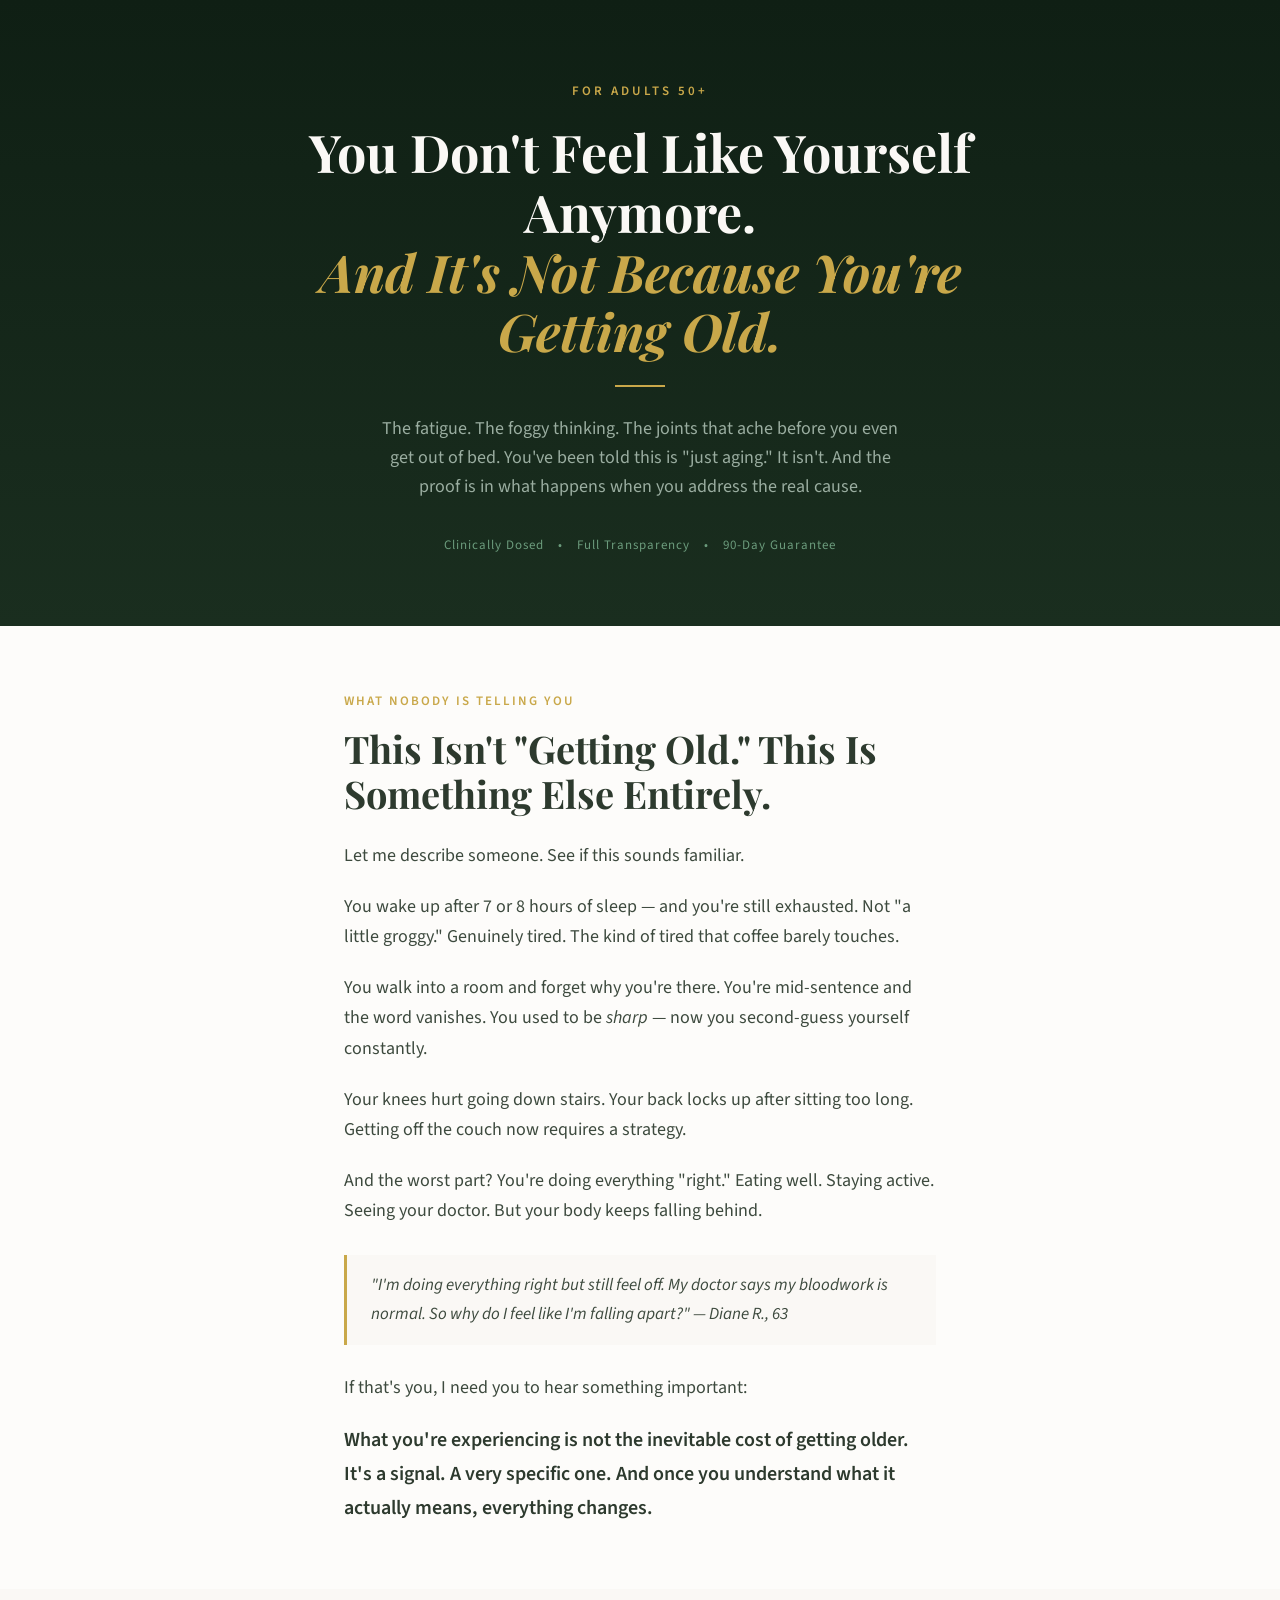
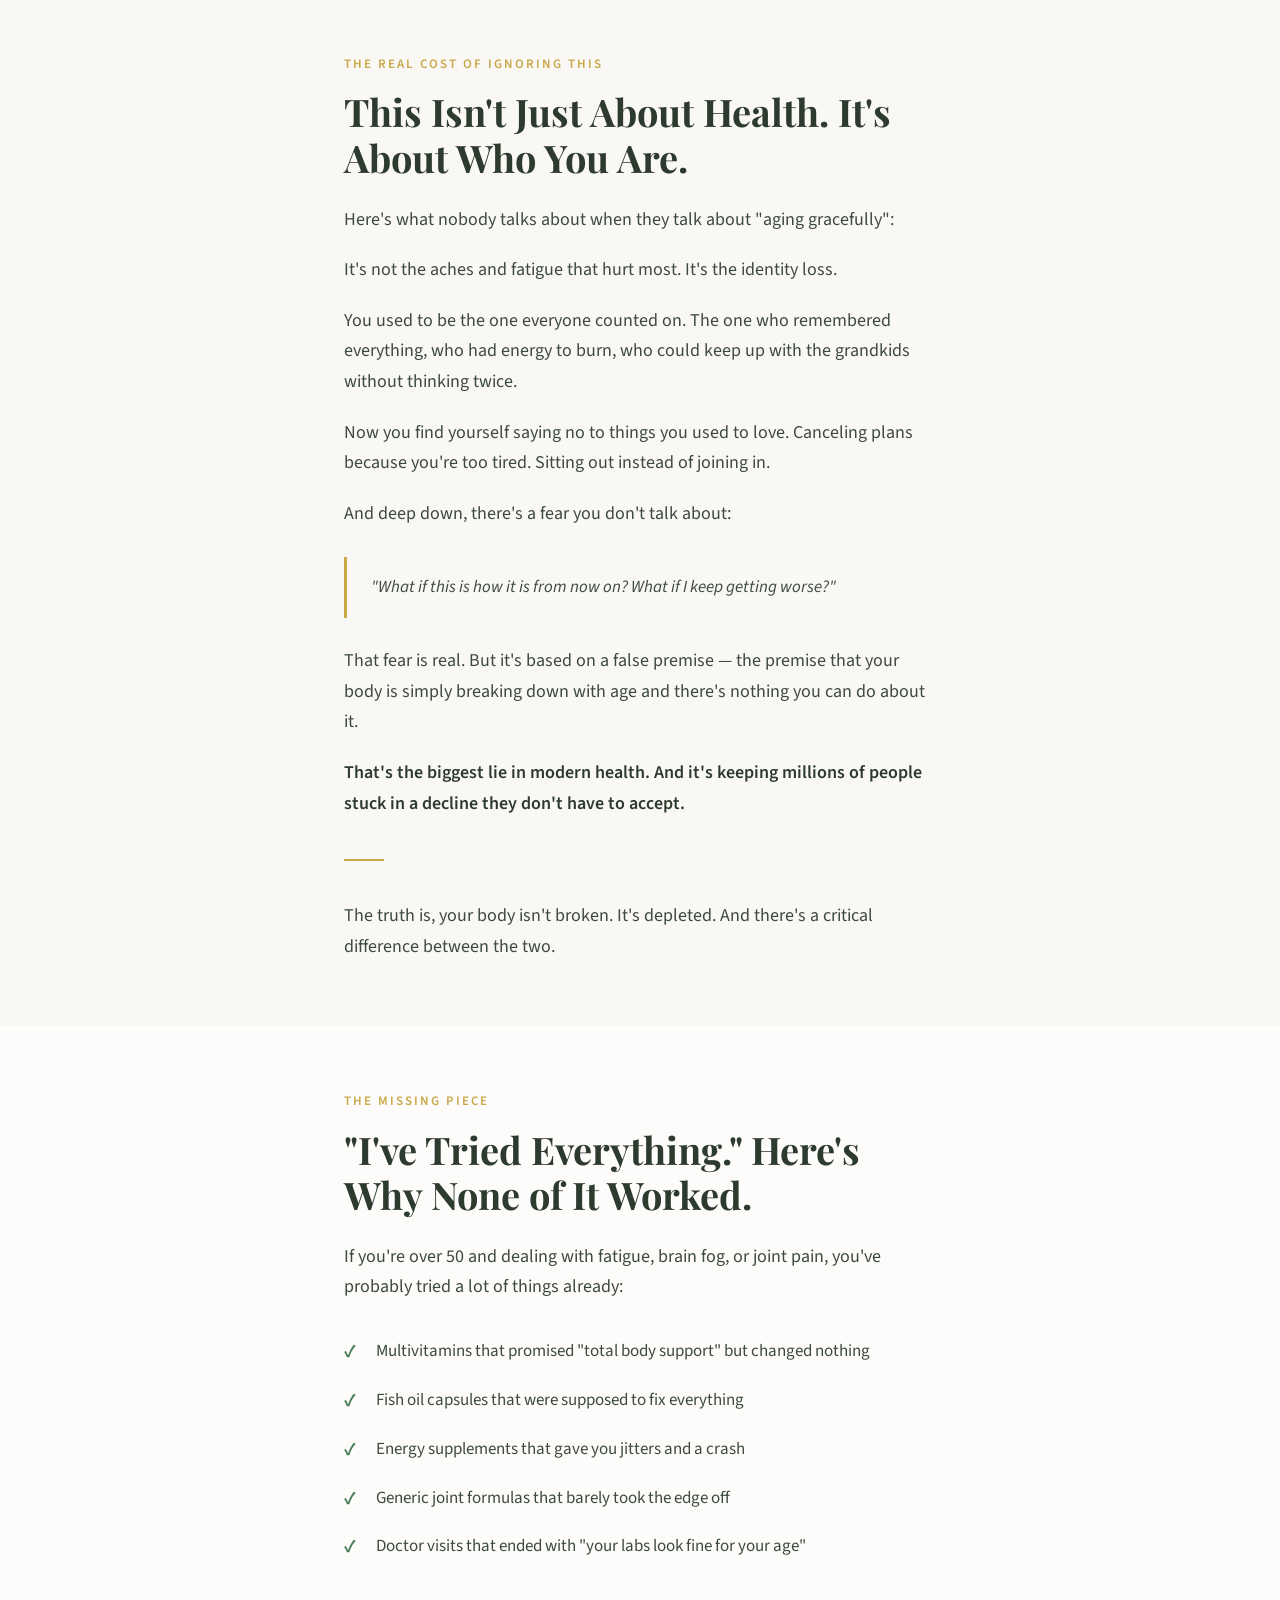
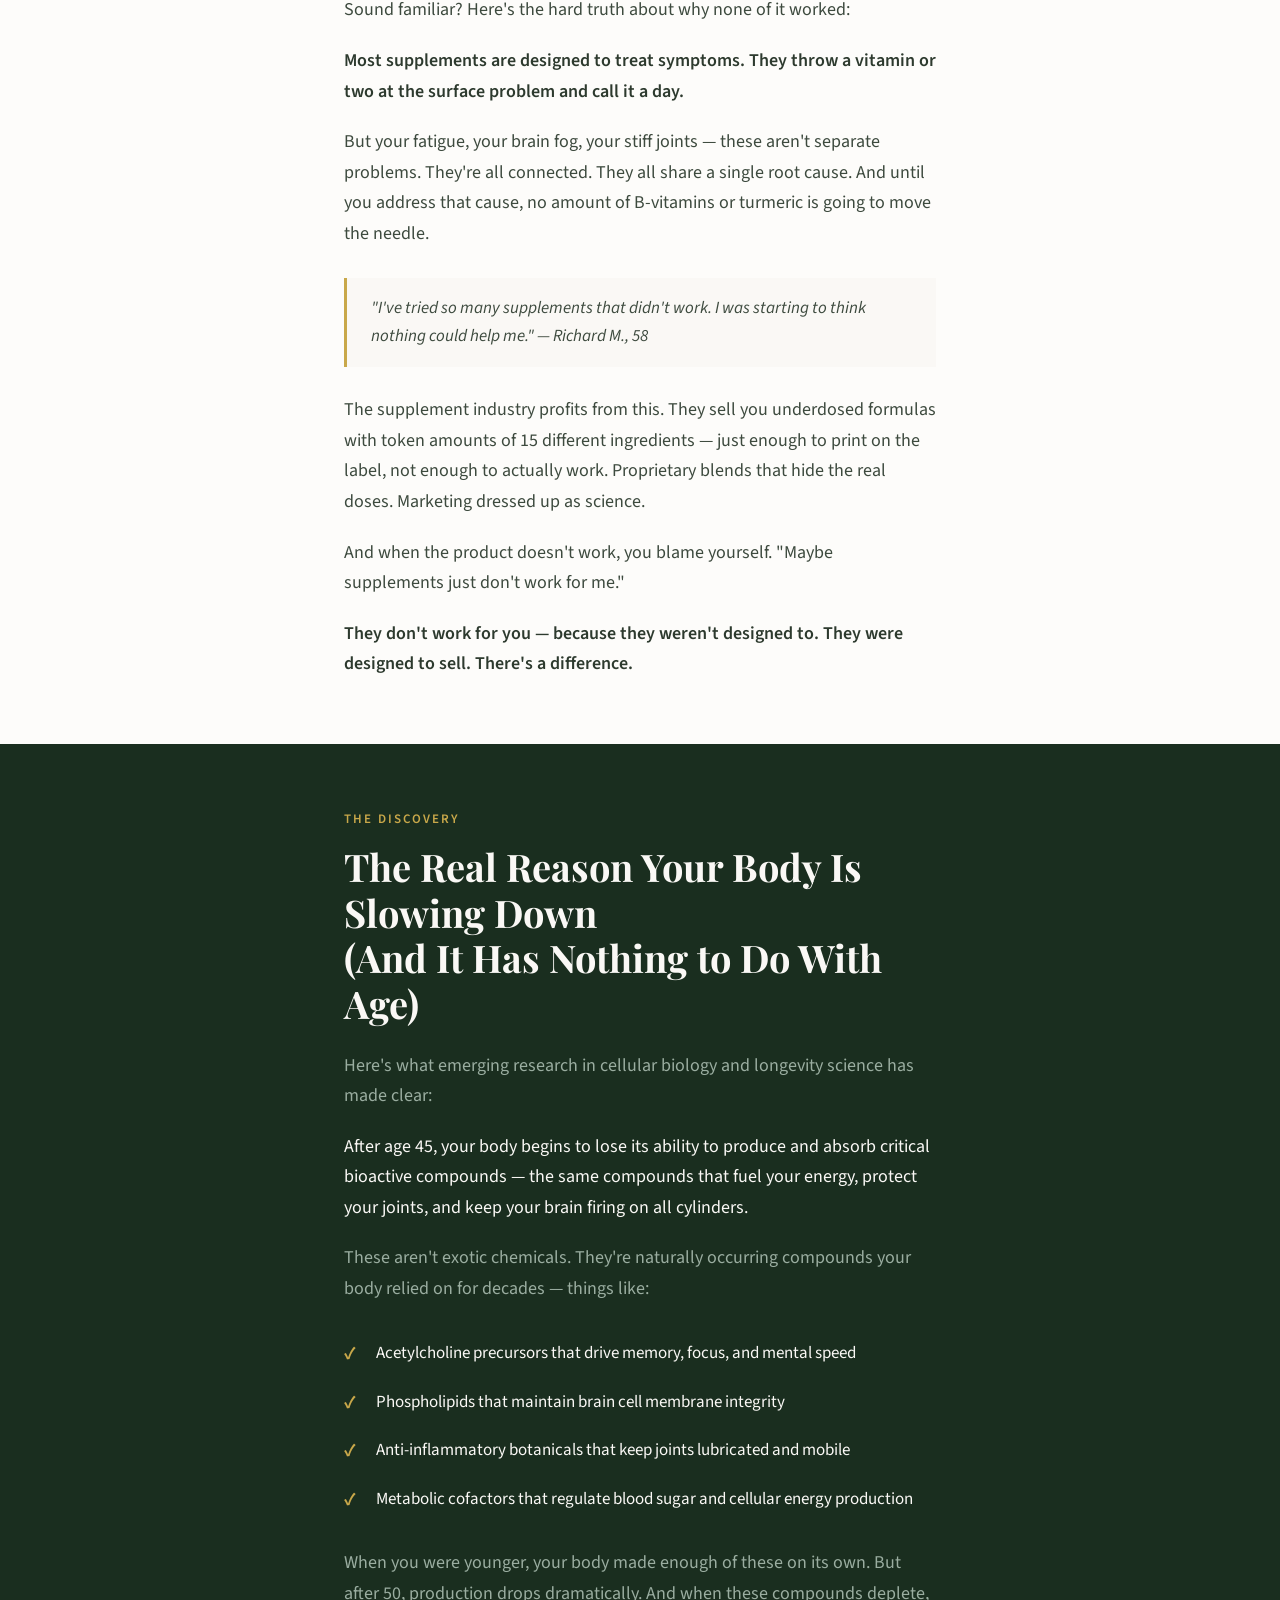
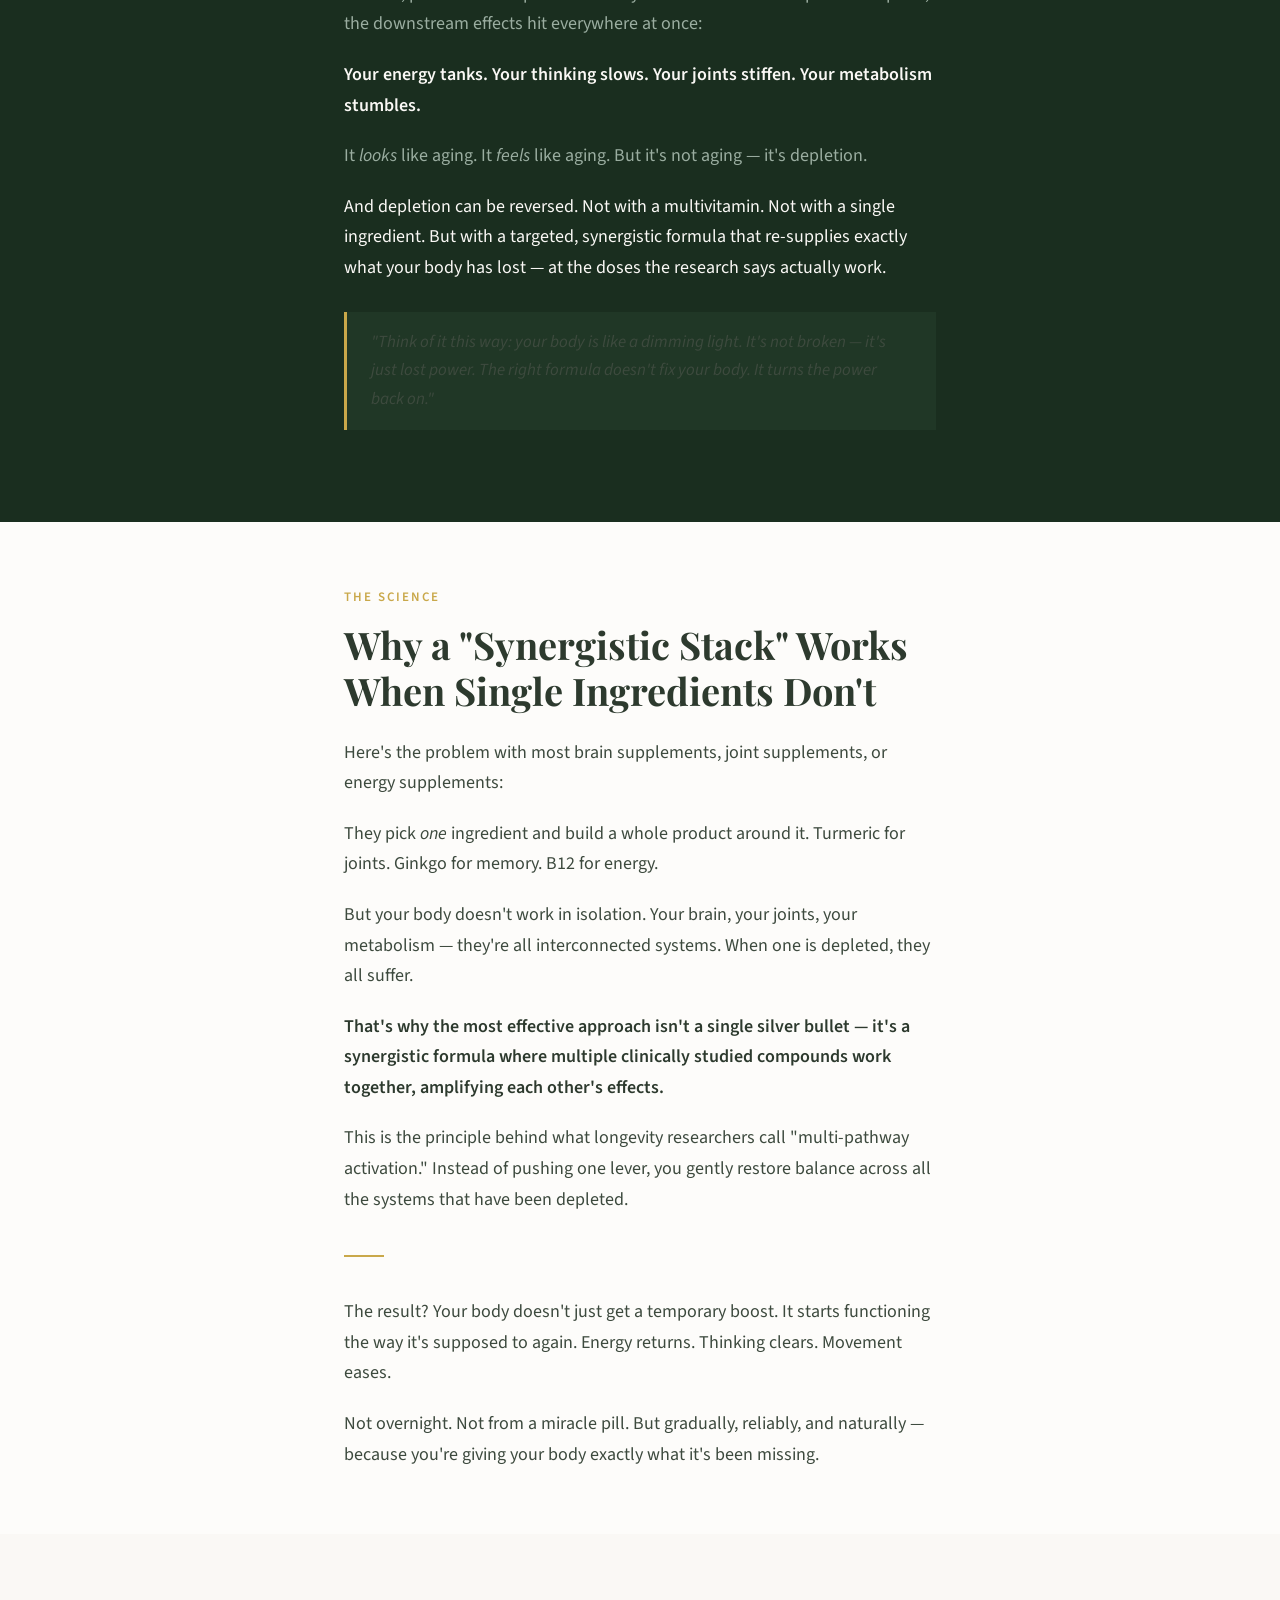
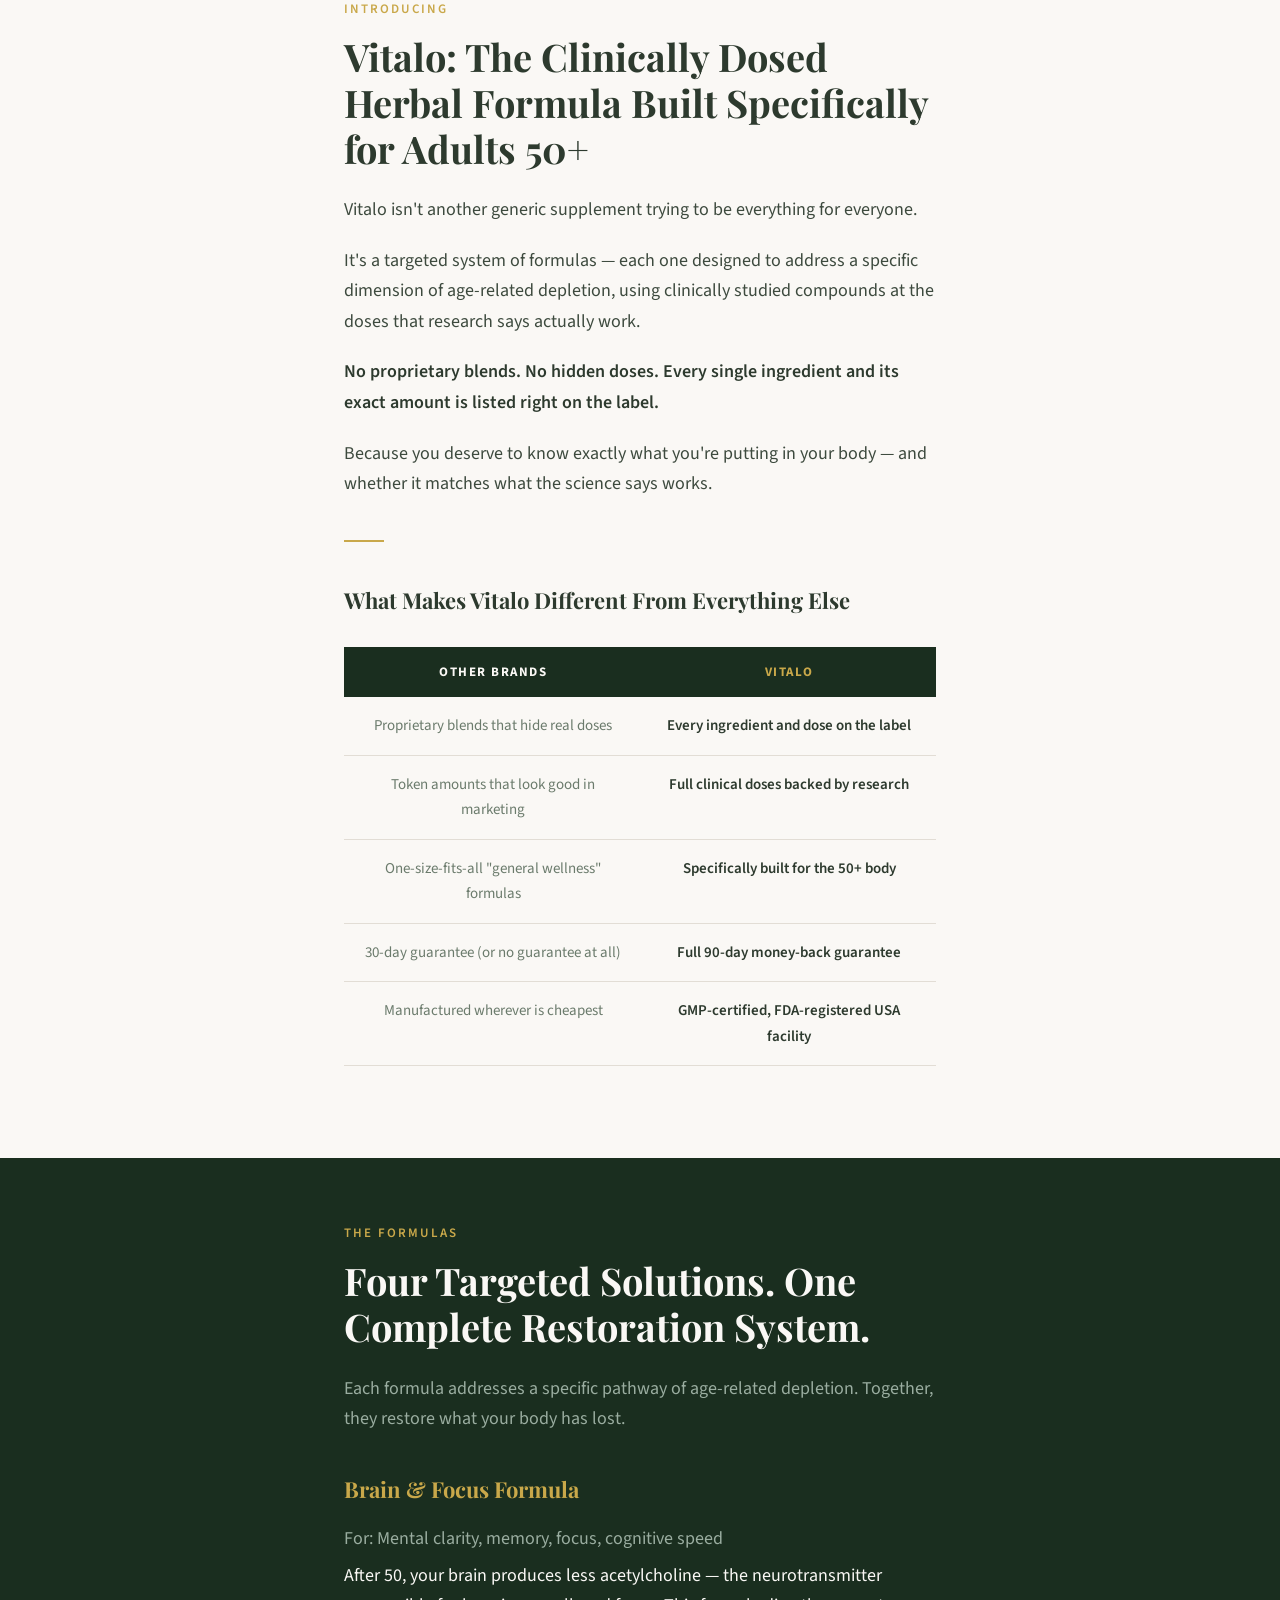
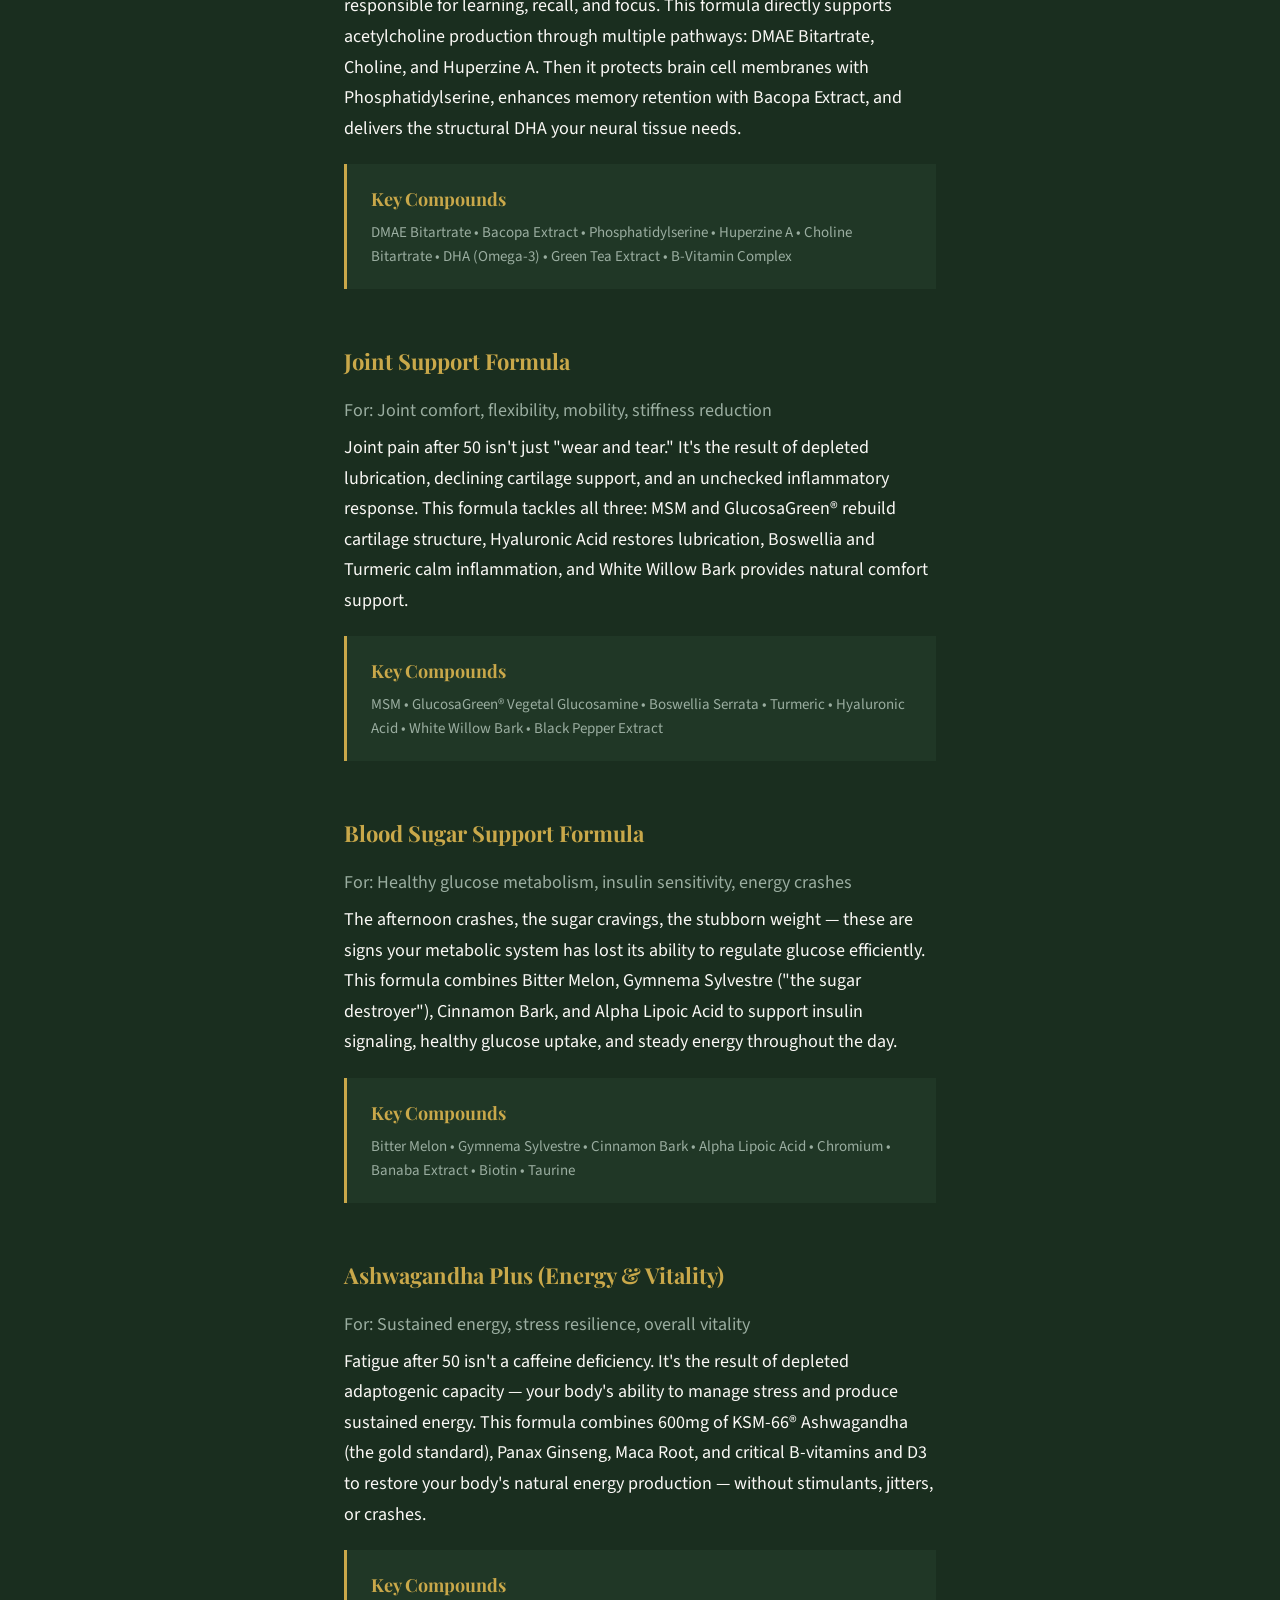
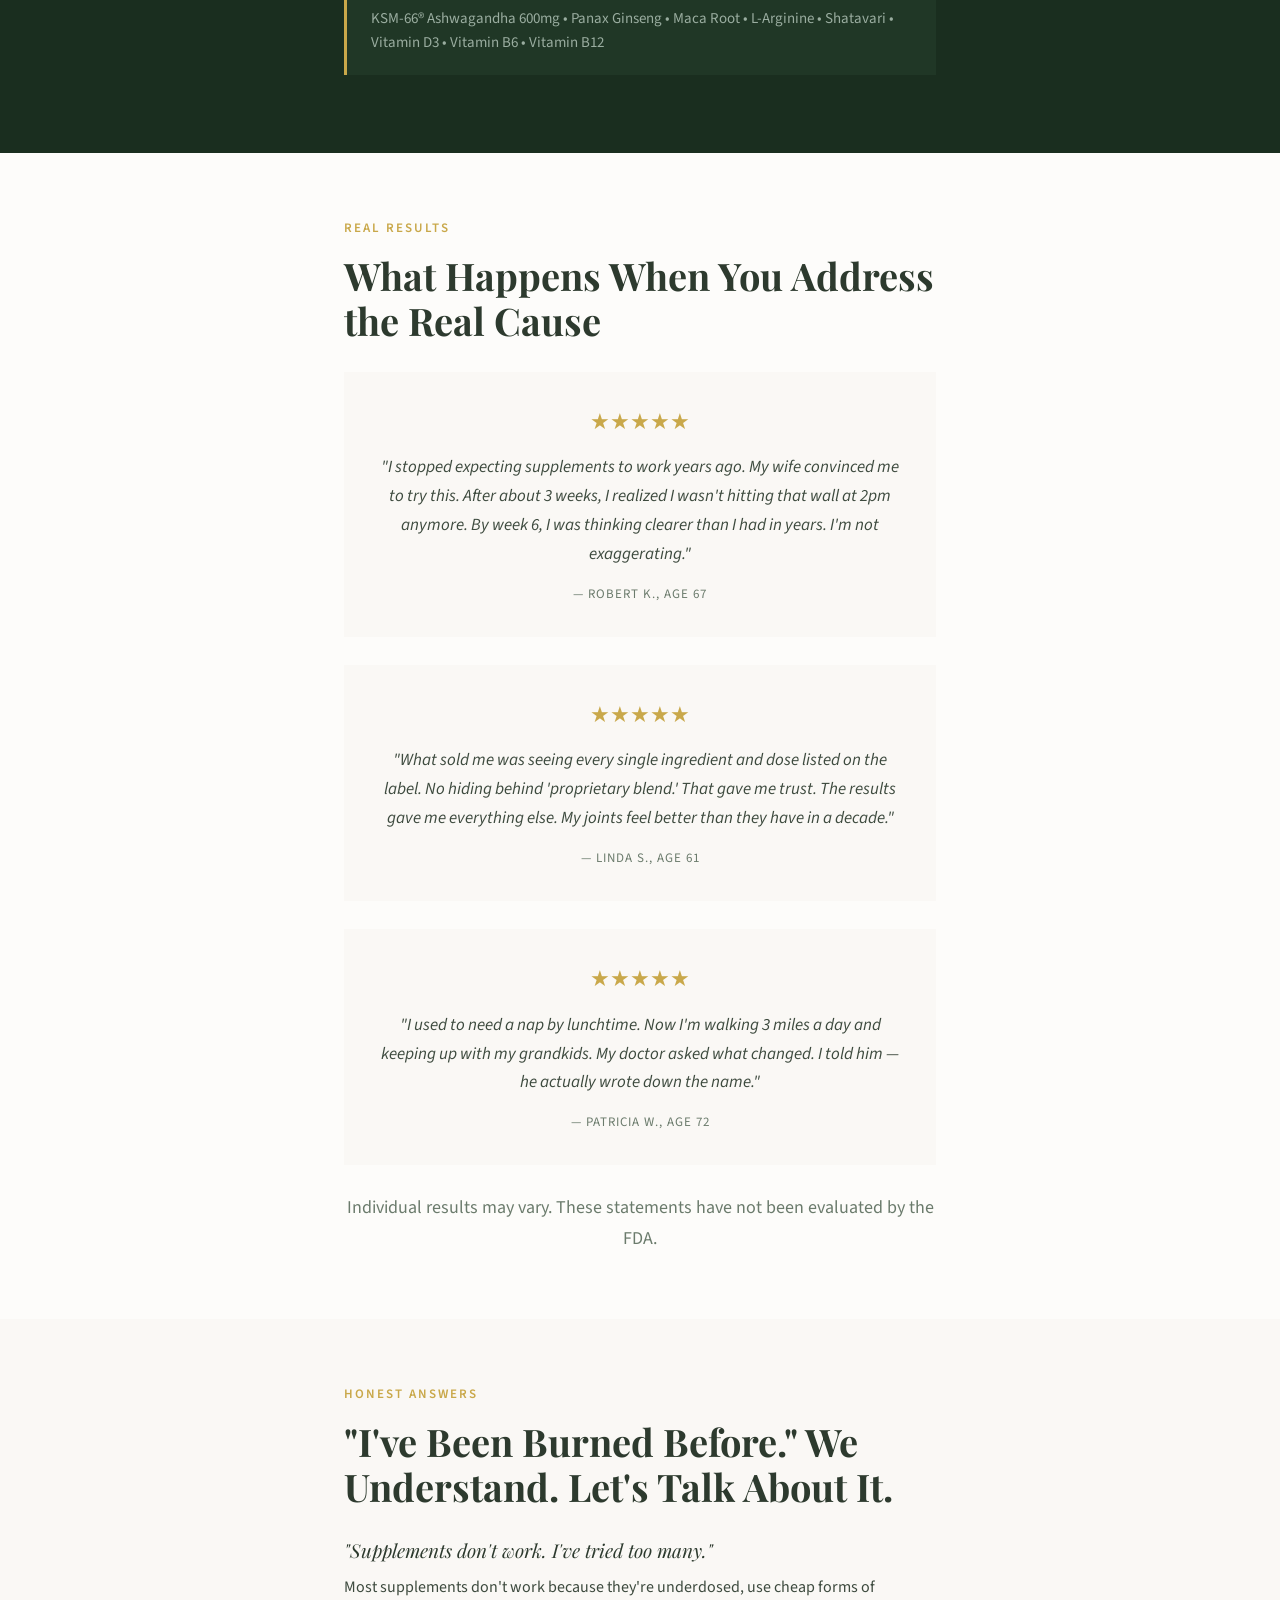
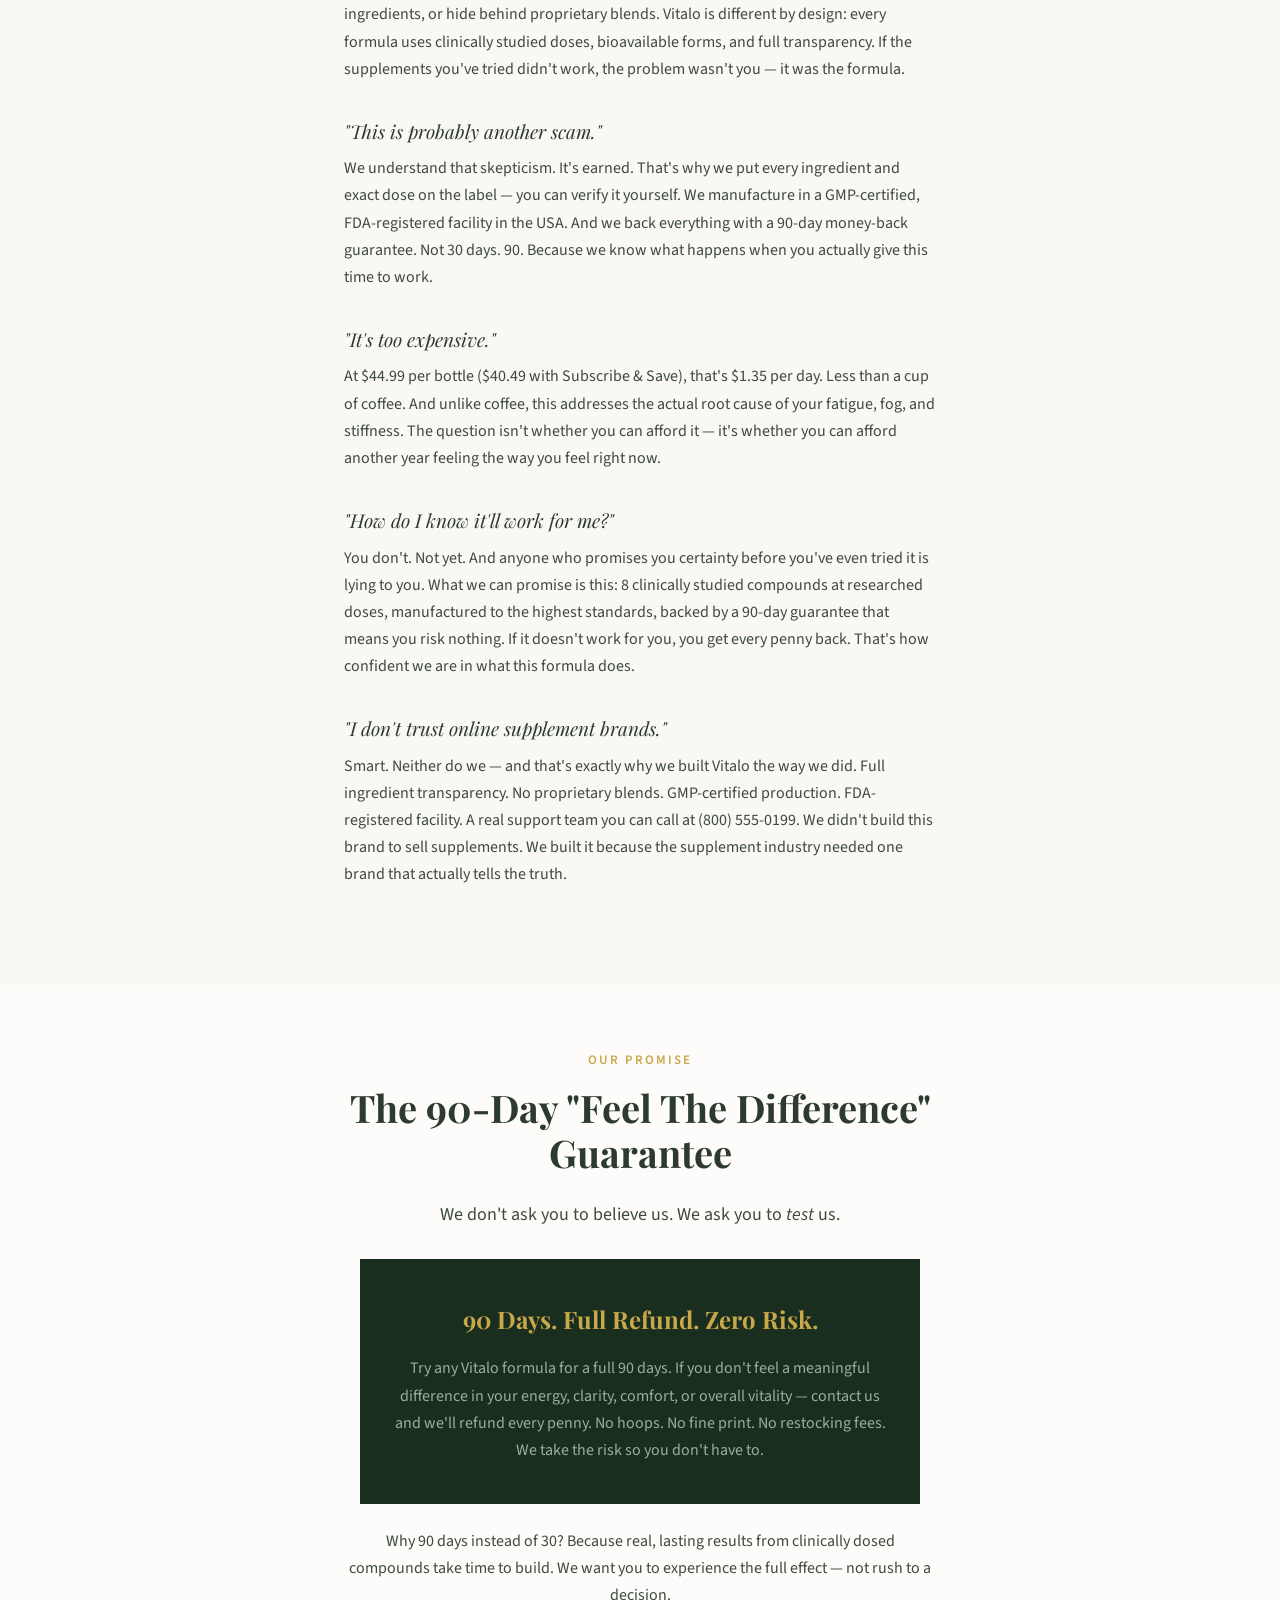
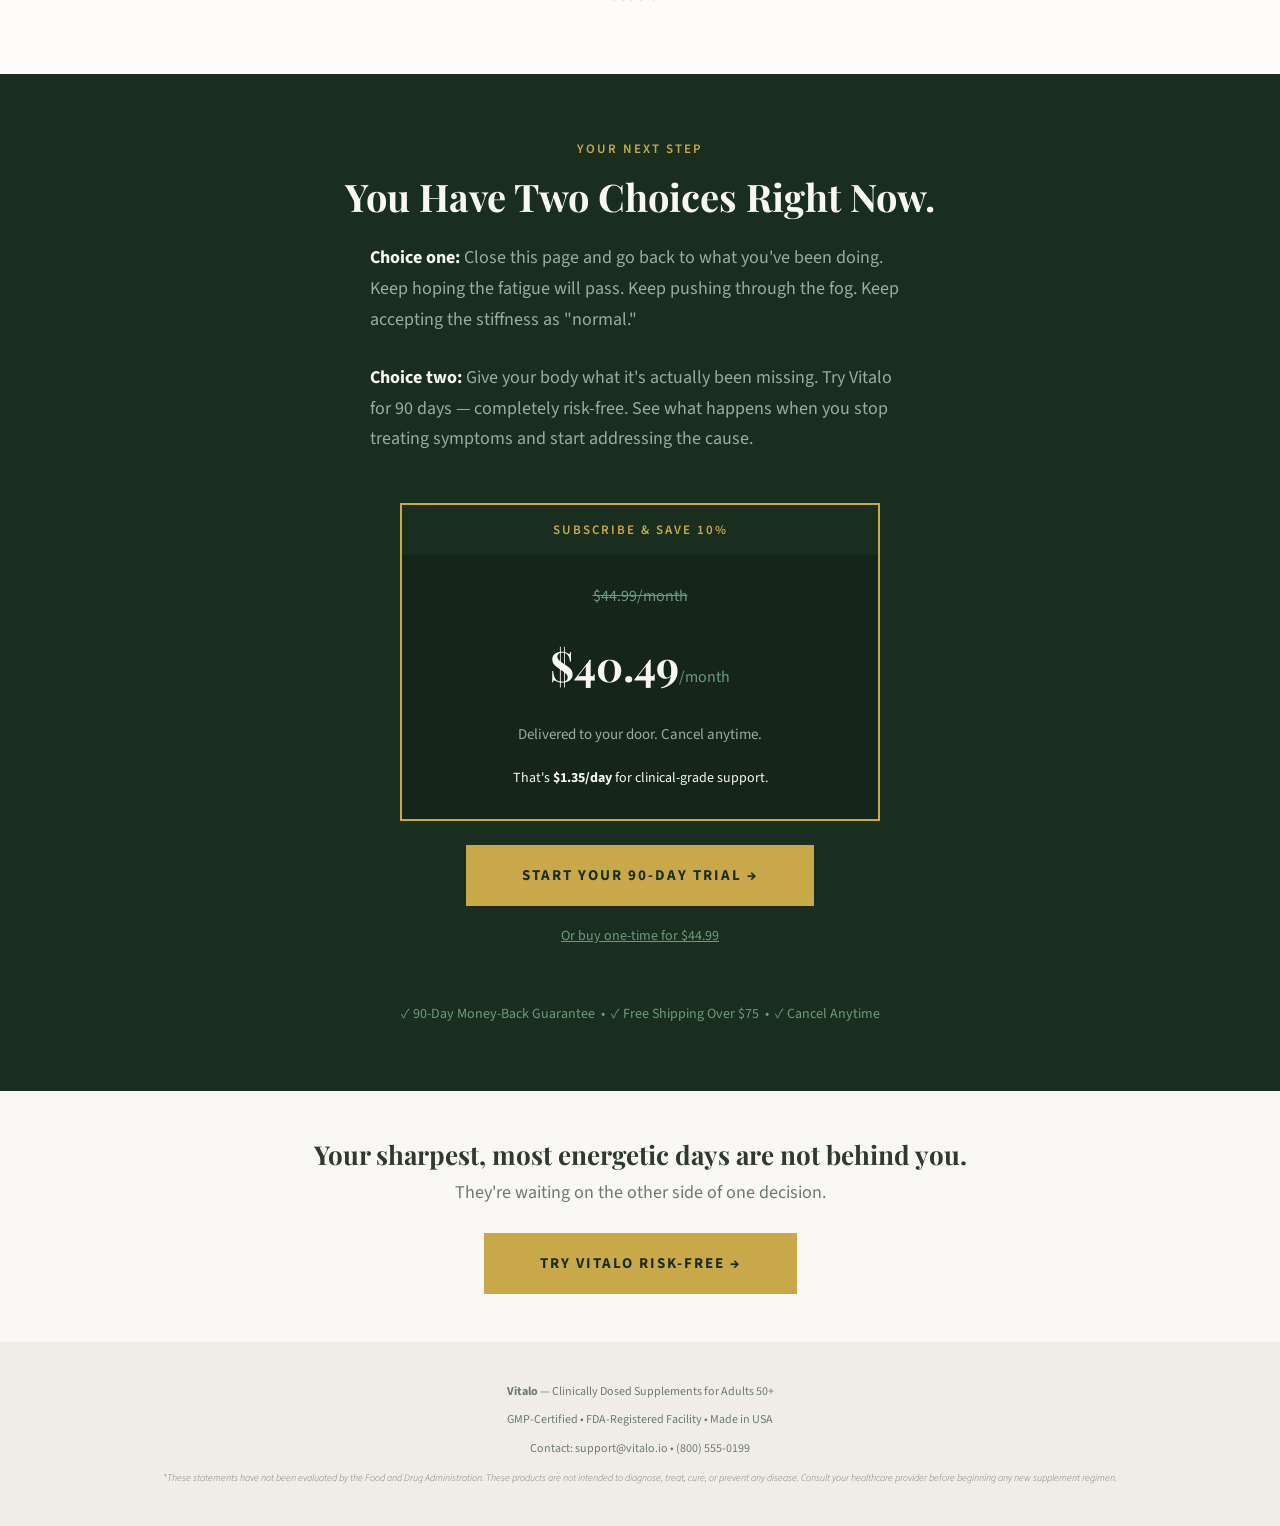
<file: sales-page/index.html>
<!DOCTYPE html>
<html lang="en">
<head>
  <meta charset="UTF-8">
  <meta name="viewport" content="width=device-width, initial-scale=1.0">
  <title>Vitalo — The Daily Ritual That Restores Energy, Clarity & Movement After 50</title>
  <meta name="description" content="Clinically dosed herbal formula designed specifically for adults 50+. Restores energy, brain clarity, joint comfort, and metabolic function. 90-day money-back guarantee.">
  <link href="https://fonts.googleapis.com/css2?family=Playfair+Display:ital,wght@0,400;0,500;0,600;0,700;1,400;1,600;1,700&family=Source+Sans+3:wght@300;400;500;600;700&display=swap" rel="stylesheet">
  <style>
    :root {
      --green: #4A7C59;
      --green-dark: #2D5A3D;
      --green-deep: #1A2E1F;
      --gold: #C9A84A;
      --gold-light: #D4B965;
      --cream: #FAF8F5;
      --cream-dark: #F0EDE7;
      --white: #FDFCFA;
      --dark: #2D3A2E;
      --text: #3D4A3E;
      --text-light: #6B7B6C;
      --border: #E2DDD5;
      --red: #C0392B;
    }

    * { margin: 0; padding: 0; box-sizing: border-box; }

    body {
      font-family: 'Source Sans 3', 'Helvetica Neue', Arial, sans-serif;
      background-color: var(--white);
      color: var(--text);
      line-height: 1.7;
      font-size: 18px;
      -webkit-font-smoothing: antialiased;
    }

    .heading { font-family: 'Playfair Display', Georgia, serif; color: var(--dark); }

    .container {
      max-width: 760px;
      margin: 0 auto;
      padding: 0 24px;
    }

    .narrow {
      max-width: 640px;
      margin: 0 auto;
    }

    /* Hero */
    .hero {
      background: linear-gradient(180deg, #0F1F14 0%, var(--green-deep) 100%);
      padding: 80px 24px 70px;
      text-align: center;
    }
    .hero .eyebrow {
      font-size: 13px;
      color: var(--gold);
      letter-spacing: 3px;
      text-transform: uppercase;
      font-weight: 600;
      margin-bottom: 20px;
    }
    .hero h1 {
      font-family: 'Playfair Display', Georgia, serif;
      font-size: clamp(32px, 5vw, 52px);
      color: var(--cream);
      line-height: 1.15;
      margin-bottom: 24px;
      font-weight: 700;
    }
    .hero h1 em {
      color: var(--gold);
      font-style: italic;
    }
    .hero .sub {
      font-size: 18px;
      color: #9AADA0;
      max-width: 520px;
      margin: 0 auto 32px;
      line-height: 1.6;
    }
    .gold-rule {
      width: 50px;
      height: 2px;
      background: var(--gold);
      margin: 0 auto 28px;
    }
    .hero .trust-row {
      font-size: 13px;
      color: #6B9B7C;
      letter-spacing: 1px;
    }
    .hero .trust-row span { margin: 0 10px; }

    /* Sections */
    section { padding: 64px 24px; }
    section.alt { background: var(--cream); }
    section.dark { background: var(--green-deep); color: var(--cream); }
    section.dark h2, section.dark h3 { color: var(--cream); }
    section.dark .text-muted { color: #9AADA0; }

    h2 {
      font-family: 'Playfair Display', Georgia, serif;
      font-size: clamp(26px, 4vw, 38px);
      color: var(--dark);
      line-height: 1.2;
      margin-bottom: 24px;
    }
    h3 {
      font-family: 'Playfair Display', Georgia, serif;
      font-size: 22px;
      color: var(--dark);
      margin-bottom: 12px;
    }

    p { margin-bottom: 20px; }
    p:last-child { margin-bottom: 0; }

    .text-muted { color: var(--text-light); }
    .text-gold { color: var(--gold); }
    .text-green { color: var(--green); }
    .text-dark { color: var(--dark); font-weight: 600; }

    .eyebrow-sm {
      font-size: 13px;
      color: var(--gold);
      letter-spacing: 2px;
      text-transform: uppercase;
      font-weight: 600;
      margin-bottom: 14px;
    }

    blockquote {
      border-left: 3px solid var(--gold);
      padding: 16px 24px;
      margin: 28px 0;
      background: var(--cream);
      font-style: italic;
      color: var(--text);
      font-size: 17px;
    }
    section.dark blockquote { background: rgba(74,124,89,0.12); }

    .divider {
      width: 40px;
      height: 2px;
      background: var(--gold);
      margin: 40px 0;
    }

    ul.check-list {
      list-style: none;
      padding: 0;
      margin: 24px 0;
    }
    ul.check-list li {
      padding: 10px 0 10px 32px;
      position: relative;
      font-size: 17px;
    }
    ul.check-list li::before {
      content: '✓';
      position: absolute;
      left: 0;
      color: var(--green);
      font-weight: 700;
      font-size: 18px;
    }
    section.dark ul.check-list li::before { color: var(--gold); }

    /* CTA */
    .cta-block { text-align: center; padding: 48px 24px; }
    .btn-gold {
      display: inline-block;
      background: var(--gold);
      color: var(--green-deep);
      font-size: 15px;
      font-weight: 700;
      letter-spacing: 2px;
      text-transform: uppercase;
      text-decoration: none;
      padding: 18px 56px;
      transition: background 0.2s;
    }
    .btn-gold:hover { background: var(--gold-light); }
    .cta-sub {
      font-size: 14px;
      color: var(--text-light);
      margin-top: 14px;
    }

    /* Comparison table */
    .compare-table {
      width: 100%;
      border-collapse: collapse;
      margin: 28px 0;
    }
    .compare-table th {
      background: var(--green-deep);
      color: var(--cream);
      font-family: 'Source Sans 3', sans-serif;
      font-size: 13px;
      letter-spacing: 1.5px;
      text-transform: uppercase;
      padding: 14px 16px;
      text-align: center;
    }
    .compare-table th.gold { color: var(--gold); font-weight: 700; }
    .compare-table td {
      padding: 16px;
      border-bottom: 1px solid var(--border);
      text-align: center;
      font-size: 15px;
      vertical-align: top;
    }
    .compare-table td:first-child { color: var(--text-light); }
    .compare-table td:last-child { color: var(--dark); font-weight: 600; }

    /* Ingredient cards */
    .ingredient-card {
      background: var(--cream);
      border-left: 3px solid var(--green);
      padding: 20px 24px;
      margin-bottom: 14px;
    }
    section.dark .ingredient-card {
      background: rgba(74,124,89,0.12);
      border-left-color: var(--gold);
    }
    .ingredient-card h4 {
      font-family: 'Playfair Display', Georgia, serif;
      font-size: 18px;
      margin-bottom: 6px;
    }
    .ingredient-card p {
      font-size: 15px;
      color: var(--text-light);
      margin: 0;
      line-height: 1.6;
    }
    section.dark .ingredient-card p { color: #9AADA0; }

    /* Testimonial */
    .testimonial {
      background: var(--cream);
      padding: 32px;
      text-align: center;
      margin: 28px 0;
    }
    section.dark .testimonial { background: rgba(74,124,89,0.12); }
    .testimonial .stars { color: var(--gold); font-size: 22px; margin-bottom: 12px; }
    .testimonial .quote { font-style: italic; font-size: 17px; line-height: 1.7; margin-bottom: 14px; }
    .testimonial .author { font-size: 13px; color: var(--text-light); letter-spacing: 1px; }

    /* Objection blocks */
    .objection {
      margin-bottom: 32px;
    }
    .objection .q {
      font-family: 'Playfair Display', Georgia, serif;
      font-size: 19px;
      color: var(--dark);
      margin-bottom: 8px;
      font-style: italic;
    }
    .objection .a { font-size: 16px; }

    /* Offer box */
    .offer-box {
      border: 2px solid var(--green-deep);
      max-width: 480px;
      margin: 0 auto;
      text-align: center;
    }
    .offer-box .badge {
      background: var(--green-deep);
      color: var(--gold);
      font-size: 13px;
      letter-spacing: 2px;
      text-transform: uppercase;
      font-weight: 600;
      padding: 14px;
    }
    .offer-box .body { padding: 28px 24px; }
    .offer-box .old-price {
      font-size: 16px;
      color: var(--text-light);
      text-decoration: line-through;
    }
    .offer-box .price {
      font-family: 'Playfair Display', Georgia, serif;
      font-size: 42px;
      color: var(--dark);
      font-weight: 700;
    }
    .offer-box .price span {
      font-family: 'Source Sans 3', sans-serif;
      font-size: 16px;
      font-weight: 400;
      color: var(--text-light);
    }

    /* Guarantee section */
    .guarantee-box {
      background: var(--green-deep);
      color: var(--cream);
      padding: 40px 32px;
      text-align: center;
      max-width: 560px;
      margin: 0 auto;
    }
    .guarantee-box h3 {
      color: var(--gold);
      font-family: 'Playfair Display', Georgia, serif;
      font-size: 24px;
      margin-bottom: 16px;
    }
    .guarantee-box p { font-size: 16px; color: #9AADA0; }

    /* Footer */
    footer {
      background: var(--cream-dark);
      padding: 40px 24px;
      text-align: center;
    }
    footer p { font-size: 12px; color: var(--text-light); margin-bottom: 8px; }
    footer .disclaimer { font-size: 10px; font-style: italic; line-height: 1.5; font-weight: 300; }

    @media (max-width: 600px) {
      section { padding: 48px 16px; }
      .hero { padding: 60px 16px 50px; }
      .container { padding: 0 16px; }
      .compare-table td, .compare-table th { padding: 12px 8px; font-size: 13px; }
    }
  </style>
</head>
<body>

<!-- ============================================================
     PART 1: FULL LONG-FORM SALES PAGE
     Belief Chain Architecture:
     1. This is NOT just normal aging
     2. There is a hidden root cause
     3. What I've tried failed because it didn't address the real cause
     4. There is a different, more advanced solution
     5. This product is uniquely designed to solve MY problem
     6. This will actually work for me safely and reliably
     ============================================================ -->


<!-- ========================= HERO (HOOK / PATTERN INTERRUPT) ========================= -->
<!-- Belief #1: This is NOT just normal aging -->

<header class="hero">
  <div class="container">
    <p class="eyebrow">For Adults 50+</p>
    <h1>
      You Don't Feel Like Yourself Anymore.<br>
      <em>And It's Not Because You're Getting Old.</em>
    </h1>
    <div class="gold-rule"></div>
    <p class="sub">
      The fatigue. The foggy thinking. The joints that ache before you even get out of bed. You've been told this is "just aging." It isn't. And the proof is in what happens when you address the real cause.
    </p>
    <p class="trust-row">
      <span>Clinically Dosed</span> &bull;
      <span>Full Transparency</span> &bull;
      <span>90-Day Guarantee</span>
    </p>
  </div>
</header>


<!-- ========================= SECTION 1: PROBLEM REFRAMING ========================= -->
<!-- Belief #1 continued + Belief #2: There is a hidden root cause -->

<section>
  <div class="container narrow">
    <p class="eyebrow-sm">What nobody is telling you</p>
    <h2>This Isn't "Getting Old." This Is Something Else Entirely.</h2>

    <p>
      Let me describe someone. See if this sounds familiar.
    </p>
    <p>
      You wake up after 7 or 8 hours of sleep — and you're still exhausted. Not "a little groggy." Genuinely tired. The kind of tired that coffee barely touches.
    </p>
    <p>
      You walk into a room and forget why you're there. You're mid-sentence and the word vanishes. You used to be <em>sharp</em> — now you second-guess yourself constantly.
    </p>
    <p>
      Your knees hurt going down stairs. Your back locks up after sitting too long. Getting off the couch now requires a strategy.
    </p>
    <p>
      And the worst part? You're doing everything "right." Eating well. Staying active. Seeing your doctor. But your body keeps falling behind.
    </p>

    <blockquote>
      "I'm doing everything right but still feel off. My doctor says my bloodwork is normal. So why do I feel like I'm falling apart?" — Diane R., 63
    </blockquote>

    <p>
      If that's you, I need you to hear something important:
    </p>
    <p class="text-dark" style="font-size: 20px;">
      What you're experiencing is not the inevitable cost of getting older. It's a signal. A very specific one. And once you understand what it actually means, everything changes.
    </p>
  </div>
</section>


<!-- ========================= SECTION 2: AGITATION ========================= -->
<!-- Belief #1 + #2: Emotional + identity pain -->

<section class="alt">
  <div class="container narrow">
    <p class="eyebrow-sm">The real cost of ignoring this</p>
    <h2>This Isn't Just About Health. It's About Who You Are.</h2>

    <p>
      Here's what nobody talks about when they talk about "aging gracefully":
    </p>
    <p>
      It's not the aches and fatigue that hurt most. It's the identity loss.
    </p>
    <p>
      You used to be the one everyone counted on. The one who remembered everything, who had energy to burn, who could keep up with the grandkids without thinking twice.
    </p>
    <p>
      Now you find yourself saying no to things you used to love. Canceling plans because you're too tired. Sitting out instead of joining in.
    </p>
    <p>
      And deep down, there's a fear you don't talk about:
    </p>

    <blockquote>
      "What if this is how it is from now on? What if I keep getting worse?"
    </blockquote>

    <p>
      That fear is real. But it's based on a false premise — the premise that your body is simply breaking down with age and there's nothing you can do about it.
    </p>
    <p class="text-dark">
      That's the biggest lie in modern health. And it's keeping millions of people stuck in a decline they don't have to accept.
    </p>

    <div class="divider"></div>

    <p>
      The truth is, your body isn't broken. It's depleted. And there's a critical difference between the two.
    </p>
  </div>
</section>


<!-- ========================= SECTION 3: WHY EVERYTHING FAILED ========================= -->
<!-- Belief #3: What I've tried failed because it didn't address the real cause -->

<section>
  <div class="container narrow">
    <p class="eyebrow-sm">The missing piece</p>
    <h2>"I've Tried Everything." Here's Why None of It Worked.</h2>

    <p>
      If you're over 50 and dealing with fatigue, brain fog, or joint pain, you've probably tried a lot of things already:
    </p>

    <ul class="check-list">
      <li>Multivitamins that promised "total body support" but changed nothing</li>
      <li>Fish oil capsules that were supposed to fix everything</li>
      <li>Energy supplements that gave you jitters and a crash</li>
      <li>Generic joint formulas that barely took the edge off</li>
      <li>Doctor visits that ended with "your labs look fine for your age"</li>
    </ul>

    <p>
      Sound familiar? Here's the hard truth about why none of it worked:
    </p>
    <p class="text-dark">
      Most supplements are designed to treat symptoms. They throw a vitamin or two at the surface problem and call it a day.
    </p>
    <p>
      But your fatigue, your brain fog, your stiff joints — these aren't separate problems. They're all connected. They all share a single root cause. And until you address that cause, no amount of B-vitamins or turmeric is going to move the needle.
    </p>

    <blockquote>
      "I've tried so many supplements that didn't work. I was starting to think nothing could help me." — Richard M., 58
    </blockquote>

    <p>
      The supplement industry profits from this. They sell you underdosed formulas with token amounts of 15 different ingredients — just enough to print on the label, not enough to actually work. Proprietary blends that hide the real doses. Marketing dressed up as science.
    </p>
    <p>
      And when the product doesn't work, you blame yourself. "Maybe supplements just don't work for me."
    </p>
    <p class="text-dark">
      They don't work for you — because they weren't designed to. They were designed to sell. There's a difference.
    </p>
  </div>
</section>


<!-- ========================= SECTION 4: INTRODUCE THE MECHANISM ========================= -->
<!-- Belief #2 (deepened) + Belief #4: There is a different, more advanced solution -->

<section class="dark">
  <div class="container narrow">
    <p class="eyebrow-sm" style="color: var(--gold);">The discovery</p>
    <h2 style="color: var(--cream);">The Real Reason Your Body Is Slowing Down<br>(And It Has Nothing to Do With Age)</h2>

    <p style="color: #9AADA0;">
      Here's what emerging research in cellular biology and longevity science has made clear:
    </p>
    <p style="color: var(--cream);">
      After age 45, your body begins to lose its ability to produce and absorb critical bioactive compounds — the same compounds that fuel your energy, protect your joints, and keep your brain firing on all cylinders.
    </p>
    <p style="color: #9AADA0;">
      These aren't exotic chemicals. They're naturally occurring compounds your body relied on for decades — things like:
    </p>

    <ul class="check-list">
      <li style="color: var(--cream);">Acetylcholine precursors that drive memory, focus, and mental speed</li>
      <li style="color: var(--cream);">Phospholipids that maintain brain cell membrane integrity</li>
      <li style="color: var(--cream);">Anti-inflammatory botanicals that keep joints lubricated and mobile</li>
      <li style="color: var(--cream);">Metabolic cofactors that regulate blood sugar and cellular energy production</li>
    </ul>

    <p style="color: #9AADA0;">
      When you were younger, your body made enough of these on its own. But after 50, production drops dramatically. And when these compounds deplete, the downstream effects hit everywhere at once:
    </p>
    <p style="color: var(--cream); font-weight: 600;">
      Your energy tanks. Your thinking slows. Your joints stiffen. Your metabolism stumbles.
    </p>
    <p style="color: #9AADA0;">
      It <em>looks</em> like aging. It <em>feels</em> like aging. But it's not aging — it's depletion.
    </p>
    <p style="color: var(--cream);">
      And depletion can be reversed. Not with a multivitamin. Not with a single ingredient. But with a targeted, synergistic formula that re-supplies exactly what your body has lost — at the doses the research says actually work.
    </p>

    <blockquote>
      "Think of it this way: your body is like a dimming light. It's not broken — it's just lost power. The right formula doesn't fix your body. It turns the power back on."
    </blockquote>
  </div>
</section>


<!-- ========================= SECTION 5: LOGICAL + EMOTIONAL PROOF ========================= -->
<!-- Belief #4 continued: Building the case -->

<section>
  <div class="container narrow">
    <p class="eyebrow-sm">The science</p>
    <h2>Why a "Synergistic Stack" Works When Single Ingredients Don't</h2>

    <p>
      Here's the problem with most brain supplements, joint supplements, or energy supplements:
    </p>
    <p>
      They pick <em>one</em> ingredient and build a whole product around it. Turmeric for joints. Ginkgo for memory. B12 for energy.
    </p>
    <p>
      But your body doesn't work in isolation. Your brain, your joints, your metabolism — they're all interconnected systems. When one is depleted, they all suffer.
    </p>
    <p class="text-dark">
      That's why the most effective approach isn't a single silver bullet — it's a synergistic formula where multiple clinically studied compounds work together, amplifying each other's effects.
    </p>
    <p>
      This is the principle behind what longevity researchers call "multi-pathway activation." Instead of pushing one lever, you gently restore balance across all the systems that have been depleted.
    </p>

    <div class="divider"></div>

    <p>
      The result? Your body doesn't just get a temporary boost. It starts functioning the way it's supposed to again. Energy returns. Thinking clears. Movement eases.
    </p>
    <p>
      Not overnight. Not from a miracle pill. But gradually, reliably, and naturally — because you're giving your body exactly what it's been missing.
    </p>
  </div>
</section>


<!-- ========================= SECTION 6: PRESENT THE PRODUCT ========================= -->
<!-- Belief #5: This product is uniquely designed to solve MY problem -->

<section class="alt">
  <div class="container narrow">
    <p class="eyebrow-sm">Introducing</p>
    <h2>Vitalo: The Clinically Dosed Herbal Formula Built Specifically for Adults 50+</h2>

    <p>
      Vitalo isn't another generic supplement trying to be everything for everyone.
    </p>
    <p>
      It's a targeted system of formulas — each one designed to address a specific dimension of age-related depletion, using clinically studied compounds at the doses that research says actually work.
    </p>
    <p class="text-dark">
      No proprietary blends. No hidden doses. Every single ingredient and its exact amount is listed right on the label.
    </p>
    <p>
      Because you deserve to know exactly what you're putting in your body — and whether it matches what the science says works.
    </p>

    <div class="divider"></div>

    <h3>What Makes Vitalo Different From Everything Else</h3>

    <table class="compare-table">
      <thead>
        <tr>
          <th>Other Brands</th>
          <th class="gold">Vitalo</th>
        </tr>
      </thead>
      <tbody>
        <tr>
          <td>Proprietary blends that hide real doses</td>
          <td>Every ingredient and dose on the label</td>
        </tr>
        <tr>
          <td>Token amounts that look good in marketing</td>
          <td>Full clinical doses backed by research</td>
        </tr>
        <tr>
          <td>One-size-fits-all "general wellness" formulas</td>
          <td>Specifically built for the 50+ body</td>
        </tr>
        <tr>
          <td>30-day guarantee (or no guarantee at all)</td>
          <td>Full 90-day money-back guarantee</td>
        </tr>
        <tr>
          <td>Manufactured wherever is cheapest</td>
          <td>GMP-certified, FDA-registered USA facility</td>
        </tr>
      </tbody>
    </table>
  </div>
</section>


<!-- ========================= SECTION 7: PRODUCT FORMULAS / BENEFITS ========================= -->
<!-- Belief #5 continued: Benefits translated through mechanism -->

<section class="dark">
  <div class="container narrow">
    <p class="eyebrow-sm" style="color: var(--gold);">The formulas</p>
    <h2 style="color: var(--cream);">Four Targeted Solutions. One Complete Restoration System.</h2>

    <p class="text-muted" style="margin-bottom: 36px;">
      Each formula addresses a specific pathway of age-related depletion. Together, they restore what your body has lost.
    </p>

    <!-- Brain & Focus -->
    <h3 style="color: var(--gold); margin-bottom: 16px;">Brain & Focus Formula</h3>
    <p class="text-muted" style="margin-bottom: 6px;">For: Mental clarity, memory, focus, cognitive speed</p>
    <p style="color: var(--cream); margin-bottom: 20px;">
      After 50, your brain produces less acetylcholine — the neurotransmitter responsible for learning, recall, and focus. This formula directly supports acetylcholine production through multiple pathways: DMAE Bitartrate, Choline, and Huperzine A. Then it protects brain cell membranes with Phosphatidylserine, enhances memory retention with Bacopa Extract, and delivers the structural DHA your neural tissue needs.
    </p>
    <div class="ingredient-card">
      <h4 style="color: var(--gold);">Key Compounds</h4>
      <p>DMAE Bitartrate &bull; Bacopa Extract &bull; Phosphatidylserine &bull; Huperzine A &bull; Choline Bitartrate &bull; DHA (Omega-3) &bull; Green Tea Extract &bull; B-Vitamin Complex</p>
    </div>

    <div style="height: 40px;"></div>

    <!-- Joint Support -->
    <h3 style="color: var(--gold); margin-bottom: 16px;">Joint Support Formula</h3>
    <p class="text-muted" style="margin-bottom: 6px;">For: Joint comfort, flexibility, mobility, stiffness reduction</p>
    <p style="color: var(--cream); margin-bottom: 20px;">
      Joint pain after 50 isn't just "wear and tear." It's the result of depleted lubrication, declining cartilage support, and an unchecked inflammatory response. This formula tackles all three: MSM and GlucosaGreen&reg; rebuild cartilage structure, Hyaluronic Acid restores lubrication, Boswellia and Turmeric calm inflammation, and White Willow Bark provides natural comfort support.
    </p>
    <div class="ingredient-card">
      <h4 style="color: var(--gold);">Key Compounds</h4>
      <p>MSM &bull; GlucosaGreen&reg; Vegetal Glucosamine &bull; Boswellia Serrata &bull; Turmeric &bull; Hyaluronic Acid &bull; White Willow Bark &bull; Black Pepper Extract</p>
    </div>

    <div style="height: 40px;"></div>

    <!-- Blood Sugar -->
    <h3 style="color: var(--gold); margin-bottom: 16px;">Blood Sugar Support Formula</h3>
    <p class="text-muted" style="margin-bottom: 6px;">For: Healthy glucose metabolism, insulin sensitivity, energy crashes</p>
    <p style="color: var(--cream); margin-bottom: 20px;">
      The afternoon crashes, the sugar cravings, the stubborn weight — these are signs your metabolic system has lost its ability to regulate glucose efficiently. This formula combines Bitter Melon, Gymnema Sylvestre ("the sugar destroyer"), Cinnamon Bark, and Alpha Lipoic Acid to support insulin signaling, healthy glucose uptake, and steady energy throughout the day.
    </p>
    <div class="ingredient-card">
      <h4 style="color: var(--gold);">Key Compounds</h4>
      <p>Bitter Melon &bull; Gymnema Sylvestre &bull; Cinnamon Bark &bull; Alpha Lipoic Acid &bull; Chromium &bull; Banaba Extract &bull; Biotin &bull; Taurine</p>
    </div>

    <div style="height: 40px;"></div>

    <!-- Energy / Ashwagandha -->
    <h3 style="color: var(--gold); margin-bottom: 16px;">Ashwagandha Plus (Energy & Vitality)</h3>
    <p class="text-muted" style="margin-bottom: 6px;">For: Sustained energy, stress resilience, overall vitality</p>
    <p style="color: var(--cream); margin-bottom: 20px;">
      Fatigue after 50 isn't a caffeine deficiency. It's the result of depleted adaptogenic capacity — your body's ability to manage stress and produce sustained energy. This formula combines 600mg of KSM-66&reg; Ashwagandha (the gold standard), Panax Ginseng, Maca Root, and critical B-vitamins and D3 to restore your body's natural energy production — without stimulants, jitters, or crashes.
    </p>
    <div class="ingredient-card">
      <h4 style="color: var(--gold);">Key Compounds</h4>
      <p>KSM-66&reg; Ashwagandha 600mg &bull; Panax Ginseng &bull; Maca Root &bull; L-Arginine &bull; Shatavari &bull; Vitamin D3 &bull; Vitamin B6 &bull; Vitamin B12</p>
    </div>
  </div>
</section>


<!-- ========================= SECTION 8: SOCIAL PROOF ========================= -->
<!-- Belief #6: This will actually work for me -->

<section>
  <div class="container narrow">
    <p class="eyebrow-sm">Real results</p>
    <h2>What Happens When You Address the Real Cause</h2>

    <div class="testimonial">
      <div class="stars">&#9733;&#9733;&#9733;&#9733;&#9733;</div>
      <p class="quote">"I stopped expecting supplements to work years ago. My wife convinced me to try this. After about 3 weeks, I realized I wasn't hitting that wall at 2pm anymore. By week 6, I was thinking clearer than I had in years. I'm not exaggerating."</p>
      <p class="author">— ROBERT K., AGE 67</p>
    </div>

    <div class="testimonial">
      <div class="stars">&#9733;&#9733;&#9733;&#9733;&#9733;</div>
      <p class="quote">"What sold me was seeing every single ingredient and dose listed on the label. No hiding behind 'proprietary blend.' That gave me trust. The results gave me everything else. My joints feel better than they have in a decade."</p>
      <p class="author">— LINDA S., AGE 61</p>
    </div>

    <div class="testimonial">
      <div class="stars">&#9733;&#9733;&#9733;&#9733;&#9733;</div>
      <p class="quote">"I used to need a nap by lunchtime. Now I'm walking 3 miles a day and keeping up with my grandkids. My doctor asked what changed. I told him — he actually wrote down the name."</p>
      <p class="author">— PATRICIA W., AGE 72</p>
    </div>

    <p style="text-align: center; margin-top: 20px;" class="text-muted">
      Individual results may vary. These statements have not been evaluated by the FDA.
    </p>
  </div>
</section>


<!-- ========================= SECTION 9: OBJECTION HANDLING ========================= -->
<!-- Belief #6 continued: Addressing skepticism -->

<section class="alt">
  <div class="container narrow">
    <p class="eyebrow-sm">Honest answers</p>
    <h2>"I've Been Burned Before." We Understand. Let's Talk About It.</h2>

    <div class="objection">
      <p class="q">"Supplements don't work. I've tried too many."</p>
      <p class="a">
        Most supplements don't work because they're underdosed, use cheap forms of ingredients, or hide behind proprietary blends. Vitalo is different by design: every formula uses clinically studied doses, bioavailable forms, and full transparency. If the supplements you've tried didn't work, the problem wasn't you — it was the formula.
      </p>
    </div>

    <div class="objection">
      <p class="q">"This is probably another scam."</p>
      <p class="a">
        We understand that skepticism. It's earned. That's why we put every ingredient and exact dose on the label — you can verify it yourself. We manufacture in a GMP-certified, FDA-registered facility in the USA. And we back everything with a 90-day money-back guarantee. Not 30 days. 90. Because we know what happens when you actually give this time to work.
      </p>
    </div>

    <div class="objection">
      <p class="q">"It's too expensive."</p>
      <p class="a">
        At $44.99 per bottle ($40.49 with Subscribe & Save), that's $1.35 per day. Less than a cup of coffee. And unlike coffee, this addresses the actual root cause of your fatigue, fog, and stiffness. The question isn't whether you can afford it — it's whether you can afford another year feeling the way you feel right now.
      </p>
    </div>

    <div class="objection">
      <p class="q">"How do I know it'll work for me?"</p>
      <p class="a">
        You don't. Not yet. And anyone who promises you certainty before you've even tried it is lying to you. What we can promise is this: 8 clinically studied compounds at researched doses, manufactured to the highest standards, backed by a 90-day guarantee that means you risk nothing. If it doesn't work for you, you get every penny back. That's how confident we are in what this formula does.
      </p>
    </div>

    <div class="objection">
      <p class="q">"I don't trust online supplement brands."</p>
      <p class="a">
        Smart. Neither do we — and that's exactly why we built Vitalo the way we did. Full ingredient transparency. No proprietary blends. GMP-certified production. FDA-registered facility. A real support team you can call at (800) 555-0199. We didn't build this brand to sell supplements. We built it because the supplement industry needed one brand that actually tells the truth.
      </p>
    </div>
  </div>
</section>


<!-- ========================= SECTION 10: GUARANTEE ========================= -->
<!-- Belief #6: Risk reversal -->

<section>
  <div class="container narrow" style="text-align: center;">
    <p class="eyebrow-sm">Our promise</p>
    <h2>The 90-Day "Feel The Difference" Guarantee</h2>

    <p style="max-width: 520px; margin: 0 auto 28px;">
      We don't ask you to believe us. We ask you to <em>test</em> us.
    </p>

    <div class="guarantee-box">
      <h3>90 Days. Full Refund. Zero Risk.</h3>
      <p>
        Try any Vitalo formula for a full 90 days. If you don't feel a meaningful difference in your energy, clarity, comfort, or overall vitality — contact us and we'll refund every penny. No hoops. No fine print. No restocking fees. We take the risk so you don't have to.
      </p>
    </div>

    <p style="margin-top: 24px; font-size: 16px;">
      Why 90 days instead of 30? Because real, lasting results from clinically dosed compounds take time to build. We want you to experience the full effect — not rush to a decision.
    </p>
  </div>
</section>


<!-- ========================= SECTION 11: OFFER + CTA ========================= -->
<!-- Final conversion -->

<section class="dark">
  <div class="container narrow" style="text-align: center;">
    <p class="eyebrow-sm" style="color: var(--gold);">Your next step</p>
    <h2 style="color: var(--cream);">You Have Two Choices Right Now.</h2>

    <p style="color: #9AADA0; max-width: 540px; margin: 0 auto 28px; text-align: left;">
      <strong style="color: var(--cream);">Choice one:</strong> Close this page and go back to what you've been doing. Keep hoping the fatigue will pass. Keep pushing through the fog. Keep accepting the stiffness as "normal."
    </p>
    <p style="color: #9AADA0; max-width: 540px; margin: 0 auto 28px; text-align: left;">
      <strong style="color: var(--cream);">Choice two:</strong> Give your body what it's actually been missing. Try Vitalo for 90 days — completely risk-free. See what happens when you stop treating symptoms and start addressing the cause.
    </p>

    <div style="height: 20px;"></div>

    <div class="offer-box" style="border-color: var(--gold); background: rgba(0,0,0,0.2); margin-bottom: 24px;">
      <div class="badge">Subscribe & Save 10%</div>
      <div class="body">
        <p class="old-price" style="color: #6B9B7C;">$44.99/month</p>
        <p class="price" style="color: var(--cream);">$40.49<span style="color: #6B9B7C;">/month</span></p>
        <p style="color: #9AADA0; font-size: 15px;">Delivered to your door. Cancel anytime.</p>
        <p style="color: var(--cream); font-size: 14px;">That's <strong>$1.35/day</strong> for clinical-grade support.</p>
      </div>
    </div>

    <a href="https://vitalo.io/products/brain-focus-formula" class="btn-gold">Start Your 90-Day Trial &rarr;</a>
    <p style="margin-top: 14px;">
      <a href="https://vitalo.io/products/brain-focus-formula" style="color: #6B9B7C; font-size: 14px;">Or buy one-time for $44.99</a>
    </p>

    <div style="height: 32px;"></div>

    <p style="color: #6B9B7C; font-size: 14px;">
      &#10003; 90-Day Money-Back Guarantee &nbsp;&bull;&nbsp; &#10003; Free Shipping Over $75 &nbsp;&bull;&nbsp; &#10003; Cancel Anytime
    </p>
  </div>
</section>


<!-- ========================= FINAL CTA STRIP ========================= -->

<div class="cta-block" style="background: var(--cream);">
  <div class="container">
    <h2 style="font-size: 26px; margin-bottom: 8px;">Your sharpest, most energetic days are not behind you.</h2>
    <p class="text-muted" style="margin-bottom: 24px;">They're waiting on the other side of one decision.</p>
    <a href="https://vitalo.io/products/brain-focus-formula" class="btn-gold">Try Vitalo Risk-Free &rarr;</a>
  </div>
</div>


<!-- ========================= FOOTER ========================= -->

<footer>
  <p><strong>Vitalo</strong> &mdash; Clinically Dosed Supplements for Adults 50+</p>
  <p>GMP-Certified &bull; FDA-Registered Facility &bull; Made in USA</p>
  <p>Contact: support@vitalo.io &bull; (800) 555-0199</p>
  <p class="disclaimer" style="margin-top: 12px;">
    *These statements have not been evaluated by the Food and Drug Administration. These products are not intended to diagnose, treat, cure, or prevent any disease. Consult your healthcare provider before beginning any new supplement regimen.
  </p>
</footer>

</body>
</html>
</file>
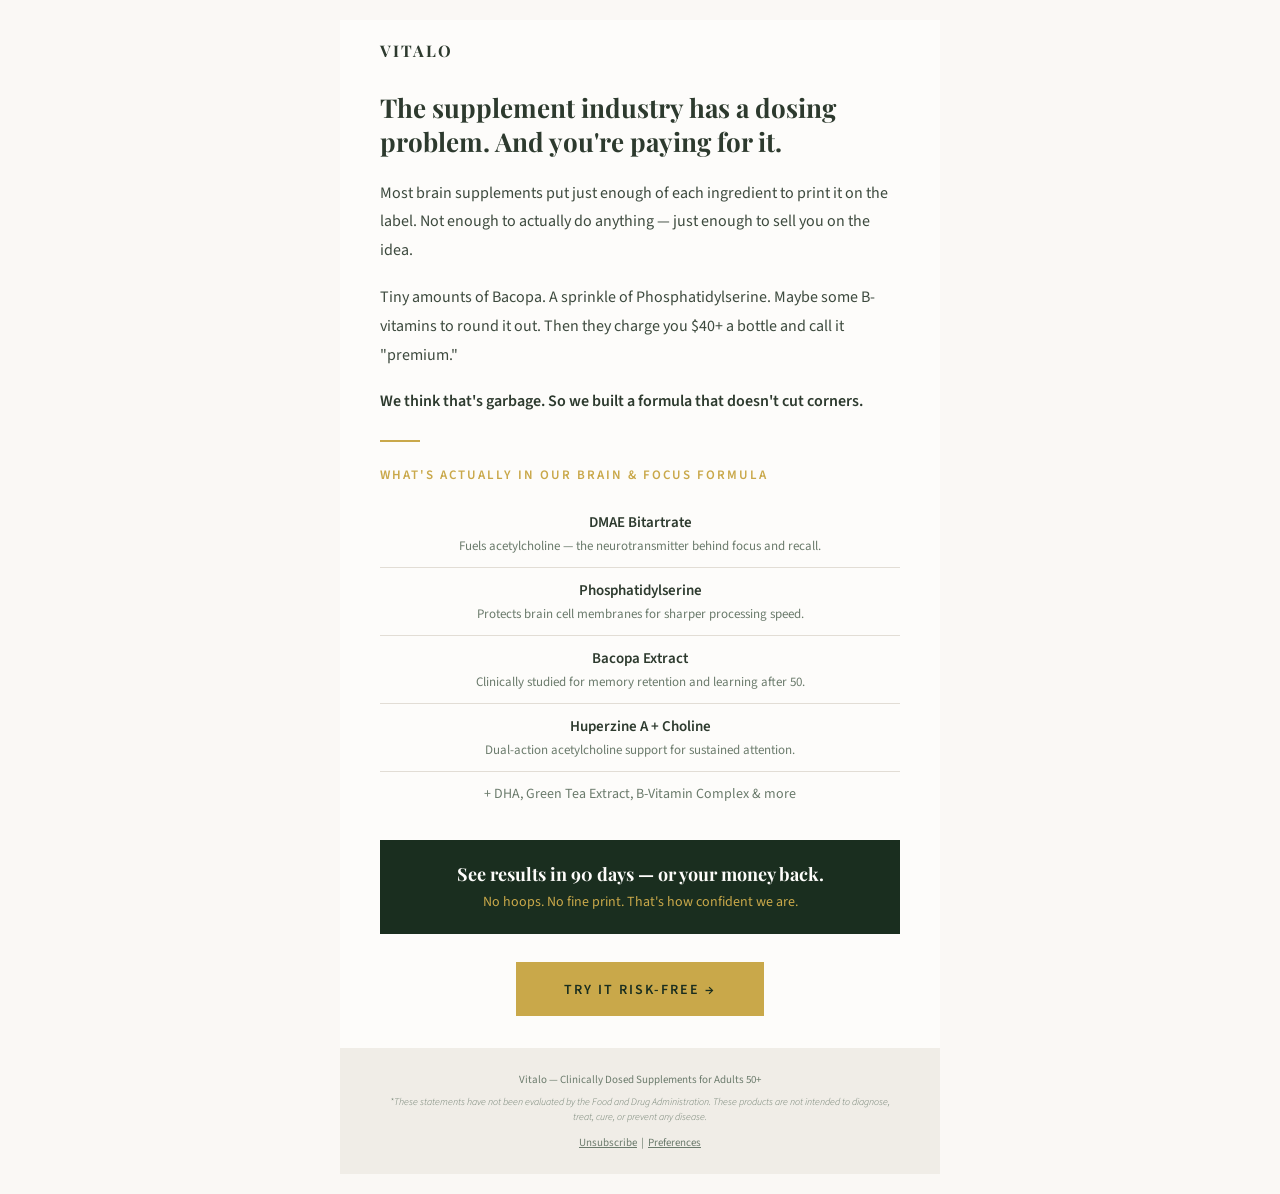
<file: emails for refrence/email-0-warmup-intro.html>
<!DOCTYPE html>
<html xmlns="http://www.w3.org/1999/xhtml" lang="en">
<head>
  <meta charset="UTF-8">
  <meta name="viewport" content="width=device-width, initial-scale=1.0">
  <title>Email 0 - Warm-Up v3</title>
  <style>
    @import url('https://fonts.googleapis.com/css2?family=Playfair+Display:wght@400;600;700&family=Source+Sans+3:wght@300;400;500;600;700&display=swap');
  </style>
  <!--[if mso]>
  <style>
    h1, .heading { font-family: Georgia, 'Times New Roman', serif !important; }
    td, p, a, span { font-family: Arial, Helvetica, sans-serif !important; }
  </style>
  <![endif]-->
</head>
<body style="margin:0;padding:0;background-color:#FAF8F5;font-family:'Source Sans 3','Helvetica Neue',Arial,sans-serif;">

<!-- KLAVIYO NOTES:
  Subject Line A/B Test:
    A: "Most brain supplements are underdosed. Here's proof."
    B: "Your brain supplement is lying to you."
  Preview Text: "We looked at what's actually in the top-selling formulas. It's not good."
  From Name: Vitalo Health
  Purpose: Warm-up v3 — call out industry, show the real formula, guarantee results
  Send: 500 test slice from Tier 2 — 8:00 AM recipient local time
  CTA Link: https://vitalo.io/products/brain-focus-formula
-->

<!-- Wrapper -->
<table role="presentation" width="100%" cellpadding="0" cellspacing="0" border="0" style="background-color:#FAF8F5;">
  <tr>
    <td align="center" style="padding:20px 10px;">

      <!-- Email Container -->
      <table role="presentation" width="600" cellpadding="0" cellspacing="0" border="0" style="max-width:600px;width:100%;background-color:#FDFCFA;">

        <!-- Minimal Header -->
        <tr>
          <td style="padding:20px 40px 0 40px;">
            <span style="font-family:'Playfair Display',Georgia,'Times New Roman',serif;font-size:16px;color:#2D3A2E;letter-spacing:2px;font-weight:700;">VITALO</span>
          </td>
        </tr>

        <!-- The Callout -->
        <tr>
          <td style="padding:28px 40px 0 40px;">
            <p style="font-family:'Playfair Display',Georgia,'Times New Roman',serif;font-size:26px;color:#2D3A2E;line-height:1.3;margin:0 0 20px 0;font-weight:700;">
              The supplement industry has a dosing problem. And you're paying for it.
            </p>
            <p style="font-family:'Source Sans 3','Helvetica Neue',Arial,sans-serif;font-size:16px;color:#3D4A3E;line-height:1.8;margin:0 0 18px 0;">
              Most brain supplements put just enough of each ingredient to print it on the label. Not enough to actually do anything &mdash; just enough to sell you on the idea.
            </p>
            <p style="font-family:'Source Sans 3','Helvetica Neue',Arial,sans-serif;font-size:16px;color:#3D4A3E;line-height:1.8;margin:0 0 18px 0;">
              Tiny amounts of Bacopa. A sprinkle of Phosphatidylserine. Maybe some B-vitamins to round it out. Then they charge you $40+ a bottle and call it "premium."
            </p>
            <p style="font-family:'Source Sans 3','Helvetica Neue',Arial,sans-serif;font-size:16px;color:#2D3A2E;line-height:1.8;margin:0;font-weight:600;">
              We think that's garbage. So we built a formula that doesn't cut corners.
            </p>
          </td>
        </tr>

        <!-- Divider -->
        <tr>
          <td style="padding:24px 40px;">
            <div style="height:2px;background-color:#C9A84A;width:40px;"></div>
          </td>
        </tr>

        <!-- What's Actually In It -->
        <tr>
          <td style="padding:0 40px;">
            <p style="font-family:'Source Sans 3','Helvetica Neue',Arial,sans-serif;font-size:13px;color:#C9A84A;letter-spacing:2px;margin:0 0 16px 0;text-transform:uppercase;font-weight:600;">What's actually in our Brain &amp; Focus Formula</p>

            <table role="presentation" width="100%" cellpadding="0" cellspacing="0" border="0">
              <tr>
                <td style="padding:12px 0;border-bottom:1px solid #E2DDD5;text-align:center;">
                  <p style="font-family:'Source Sans 3','Helvetica Neue',Arial,sans-serif;font-size:15px;color:#2D3A2E;font-weight:600;margin:0 0 4px 0;">DMAE Bitartrate</p>
                  <p style="font-family:'Source Sans 3','Helvetica Neue',Arial,sans-serif;font-size:13px;color:#6B7B6C;margin:0;">Fuels acetylcholine &mdash; the neurotransmitter behind focus and recall.</p>
                </td>
              </tr>
              <tr>
                <td style="padding:12px 0;border-bottom:1px solid #E2DDD5;text-align:center;">
                  <p style="font-family:'Source Sans 3','Helvetica Neue',Arial,sans-serif;font-size:15px;color:#2D3A2E;font-weight:600;margin:0 0 4px 0;">Phosphatidylserine</p>
                  <p style="font-family:'Source Sans 3','Helvetica Neue',Arial,sans-serif;font-size:13px;color:#6B7B6C;margin:0;">Protects brain cell membranes for sharper processing speed.</p>
                </td>
              </tr>
              <tr>
                <td style="padding:12px 0;border-bottom:1px solid #E2DDD5;text-align:center;">
                  <p style="font-family:'Source Sans 3','Helvetica Neue',Arial,sans-serif;font-size:15px;color:#2D3A2E;font-weight:600;margin:0 0 4px 0;">Bacopa Extract</p>
                  <p style="font-family:'Source Sans 3','Helvetica Neue',Arial,sans-serif;font-size:13px;color:#6B7B6C;margin:0;">Clinically studied for memory retention and learning after 50.</p>
                </td>
              </tr>
              <tr>
                <td style="padding:12px 0;border-bottom:1px solid #E2DDD5;text-align:center;">
                  <p style="font-family:'Source Sans 3','Helvetica Neue',Arial,sans-serif;font-size:15px;color:#2D3A2E;font-weight:600;margin:0 0 4px 0;">Huperzine A + Choline</p>
                  <p style="font-family:'Source Sans 3','Helvetica Neue',Arial,sans-serif;font-size:13px;color:#6B7B6C;margin:0;">Dual-action acetylcholine support for sustained attention.</p>
                </td>
              </tr>
              <tr>
                <td style="padding:12px 0;text-align:center;">
                  <p style="font-family:'Source Sans 3','Helvetica Neue',Arial,sans-serif;font-size:14px;color:#6B7B6C;margin:0;">+ DHA, Green Tea Extract, B-Vitamin Complex &amp; more</p>
                </td>
              </tr>
            </table>
          </td>
        </tr>

        <!-- The Guarantee -->
        <tr>
          <td style="padding:24px 40px 0 40px;">
            <table role="presentation" width="100%" cellpadding="0" cellspacing="0" border="0" style="background-color:#1A2E1F;padding:0;">
              <tr>
                <td style="padding:22px 24px;text-align:center;">
                  <p style="font-family:'Playfair Display',Georgia,'Times New Roman',serif;font-size:18px;color:#FDFCFA;margin:0 0 6px 0;font-weight:700;">See results in 90 days &mdash; or your money back.</p>
                  <p style="font-family:'Source Sans 3','Helvetica Neue',Arial,sans-serif;font-size:14px;color:#C9A84A;margin:0;">No hoops. No fine print. That's how confident we are.</p>
                </td>
              </tr>
            </table>
          </td>
        </tr>

        <!-- CTA Button -->
        <tr>
          <td style="padding:28px 40px 32px 40px;text-align:center;">
            <table role="presentation" cellpadding="0" cellspacing="0" border="0" align="center">
              <tr>
                <td style="background-color:#C9A84A;padding:16px 48px;">
                  <a href="https://vitalo.io/products/brain-focus-formula" style="font-family:'Source Sans 3','Helvetica Neue',Arial,sans-serif;font-size:14px;color:#1A2E1F;text-decoration:none;letter-spacing:2px;text-transform:uppercase;display:inline-block;font-weight:600;">Try It Risk-Free &rarr;</a>
                </td>
              </tr>
            </table>
          </td>
        </tr>

        <!-- Footer -->
        <tr>
          <td style="background-color:#F0EDE7;padding:24px 40px;text-align:center;">
            <p style="font-family:'Source Sans 3','Helvetica Neue',Arial,sans-serif;font-size:11px;color:#6B7B6C;margin:0 0 8px 0;">Vitalo &mdash; Clinically Dosed Supplements for Adults 50+</p>
            <p style="font-family:'Source Sans 3','Helvetica Neue',Arial,sans-serif;font-size:10px;color:#6B7B6C;margin:0 0 10px 0;line-height:1.5;font-style:italic;font-weight:300;">*These statements have not been evaluated by the Food and Drug Administration. These products are not intended to diagnose, treat, cure, or prevent any disease.</p>
            <p style="font-family:'Source Sans 3','Helvetica Neue',Arial,sans-serif;font-size:11px;color:#6B7B6C;margin:0;">
              <a href="#" style="color:#6B7B6C;text-decoration:underline;">Unsubscribe</a> &nbsp;|&nbsp; <a href="#" style="color:#6B7B6C;text-decoration:underline;">Preferences</a>
            </p>
          </td>
        </tr>

      </table>
    </td>
  </tr>
</table>

</body>
</html>
</file>
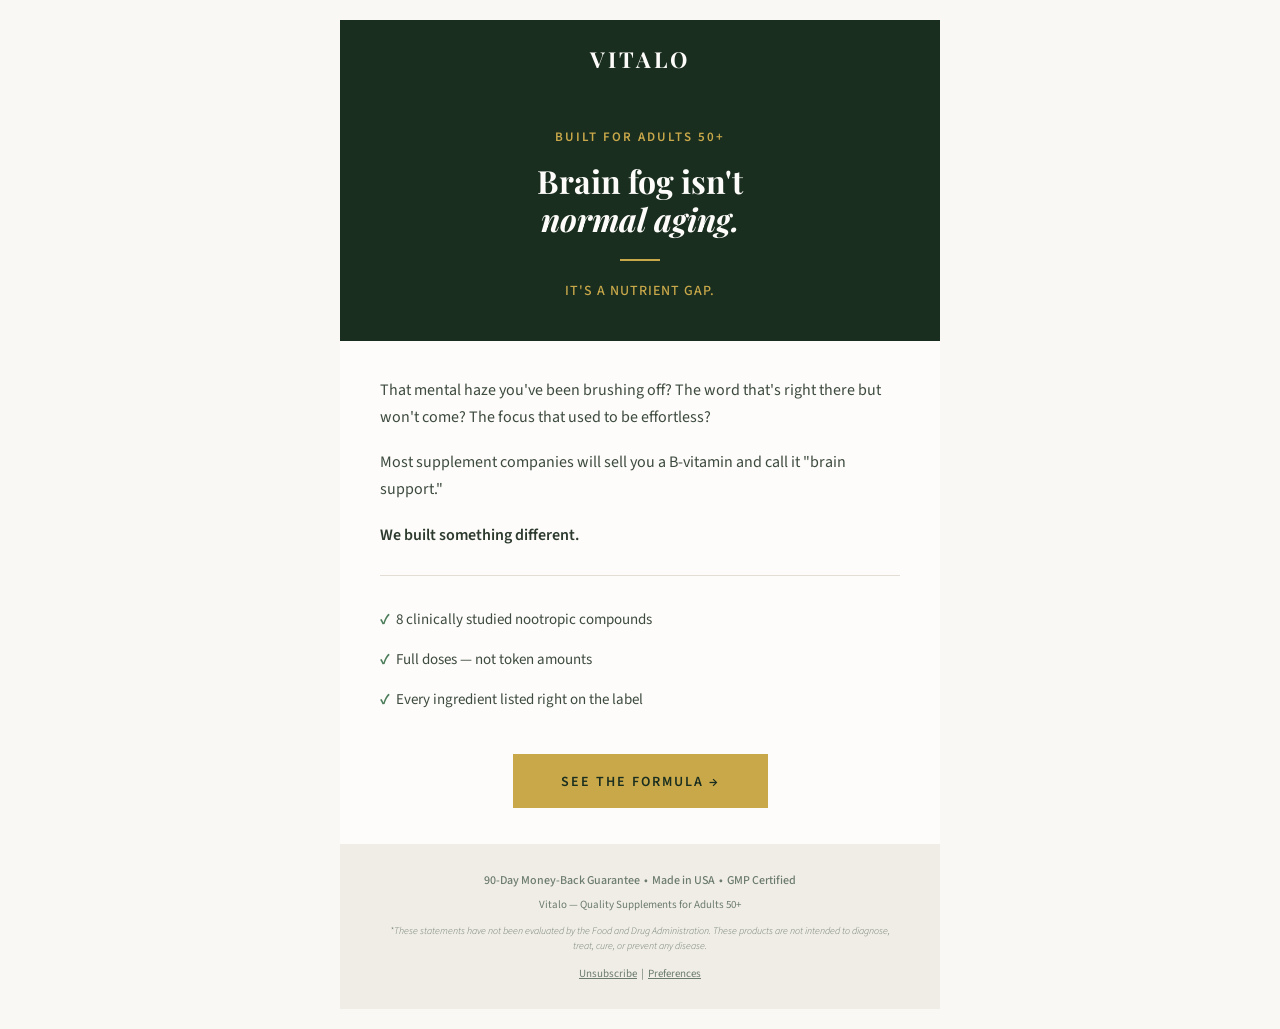
<file: emails for refrence/email-1-the-hook.html>
<!DOCTYPE html>
<html xmlns="http://www.w3.org/1999/xhtml" lang="en">
<head>
  <meta charset="UTF-8">
  <meta name="viewport" content="width=device-width, initial-scale=1.0">
  <title>Email 1 - The Hook</title>
  <style>
    @import url('https://fonts.googleapis.com/css2?family=Playfair+Display:wght@400;600;700&family=Source+Sans+3:wght@300;400;500;600;700&display=swap');
  </style>
  <!--[if mso]>
  <style>
    h1, .heading { font-family: Georgia, 'Times New Roman', serif !important; }
    td, p, a, span { font-family: Arial, Helvetica, sans-serif !important; }
  </style>
  <![endif]-->
</head>
<body style="margin:0;padding:0;background-color:#FAF8F5;font-family:'Source Sans 3','Helvetica Neue',Arial,sans-serif;">

<!-- KLAVIYO NOTES:
  Subject Line: "Brain fog isn't normal aging."
  Preview Text: "The supplement industry doesn't want you to know this."
  Send: Day 0 (Immediately on sequence entry)
  CTA Link: https://vitalo.io/products/brain-focus-formula
-->

<!-- Wrapper -->
<table role="presentation" width="100%" cellpadding="0" cellspacing="0" border="0" style="background-color:#FAF8F5;">
  <tr>
    <td align="center" style="padding:20px 10px;">

      <!-- Email Container -->
      <table role="presentation" width="600" cellpadding="0" cellspacing="0" border="0" style="max-width:600px;width:100%;background-color:#FDFCFA;">

        <!-- Header Bar -->
        <tr>
          <td style="background-color:#1A2E1F;padding:24px 40px;text-align:center;">
            <span style="font-family:'Playfair Display',Georgia,'Times New Roman',serif;font-size:22px;color:#FDFCFA;letter-spacing:3px;font-weight:700;">VITALO</span>
          </td>
        </tr>

        <!-- Hero Section -->
        <tr>
          <td style="background-color:#1A2E1F;padding:30px 40px 40px 40px;text-align:center;">
            <p style="font-family:'Source Sans 3','Helvetica Neue',Arial,sans-serif;font-size:13px;color:#C9A84A;letter-spacing:2px;margin:0 0 16px 0;text-transform:uppercase;font-weight:600;">Built for Adults 50+</p>
            <h1 style="font-family:'Playfair Display',Georgia,'Times New Roman',serif;font-size:32px;color:#FDFCFA;margin:0 0 12px 0;line-height:1.2;font-weight:700;">
              Brain fog isn't<br><em>normal aging.</em>
            </h1>
            <div style="width:40px;height:2px;background-color:#C9A84A;margin:20px auto;"></div>
            <p style="font-family:'Source Sans 3','Helvetica Neue',Arial,sans-serif;font-size:14px;color:#C9A84A;letter-spacing:1px;margin:0;text-transform:uppercase;font-weight:500;">It's a nutrient gap.</p>
          </td>
        </tr>

        <!-- Body Copy -->
        <tr>
          <td style="padding:36px 40px 20px 40px;">
            <p style="font-family:'Source Sans 3','Helvetica Neue',Arial,sans-serif;font-size:16px;color:#3D4A3E;line-height:1.7;margin:0 0 18px 0;">
              That mental haze you've been brushing off? The word that's right there but won't come? The focus that used to be effortless?
            </p>
            <p style="font-family:'Source Sans 3','Helvetica Neue',Arial,sans-serif;font-size:16px;color:#3D4A3E;line-height:1.7;margin:0 0 18px 0;">
              Most supplement companies will sell you a B-vitamin and call it "brain support."
            </p>
            <p style="font-family:'Source Sans 3','Helvetica Neue',Arial,sans-serif;font-size:16px;color:#2D3A2E;line-height:1.7;margin:0 0 6px 0;font-weight:600;">
              We built something different.
            </p>
          </td>
        </tr>

        <!-- Divider -->
        <tr>
          <td style="padding:0 40px;">
            <div style="height:1px;background-color:#E2DDD5;"></div>
          </td>
        </tr>

        <!-- Key Points -->
        <tr>
          <td style="padding:24px 40px;">
            <table role="presentation" width="100%" cellpadding="0" cellspacing="0" border="0">
              <tr>
                <td style="padding:8px 0;font-family:'Source Sans 3','Helvetica Neue',Arial,sans-serif;font-size:15px;color:#3D4A3E;line-height:1.6;">
                  <span style="color:#4A7C59;font-weight:700;">&#10003;</span>&nbsp;&nbsp;8 clinically studied nootropic compounds
                </td>
              </tr>
              <tr>
                <td style="padding:8px 0;font-family:'Source Sans 3','Helvetica Neue',Arial,sans-serif;font-size:15px;color:#3D4A3E;line-height:1.6;">
                  <span style="color:#4A7C59;font-weight:700;">&#10003;</span>&nbsp;&nbsp;Full doses — not token amounts
                </td>
              </tr>
              <tr>
                <td style="padding:8px 0;font-family:'Source Sans 3','Helvetica Neue',Arial,sans-serif;font-size:15px;color:#3D4A3E;line-height:1.6;">
                  <span style="color:#4A7C59;font-weight:700;">&#10003;</span>&nbsp;&nbsp;Every ingredient listed right on the label
                </td>
              </tr>
            </table>
          </td>
        </tr>

        <!-- CTA Button -->
        <tr>
          <td style="padding:10px 40px 36px 40px;text-align:center;">
            <table role="presentation" cellpadding="0" cellspacing="0" border="0" align="center">
              <tr>
                <td style="background-color:#C9A84A;padding:16px 48px;">
                  <a href="https://vitalo.io/products/brain-focus-formula" style="font-family:'Source Sans 3','Helvetica Neue',Arial,sans-serif;font-size:14px;color:#1A2E1F;text-decoration:none;letter-spacing:2px;text-transform:uppercase;display:inline-block;font-weight:600;">See the Formula &rarr;</a>
                </td>
              </tr>
            </table>
          </td>
        </tr>

        <!-- Footer -->
        <tr>
          <td style="background-color:#F0EDE7;padding:28px 40px;text-align:center;">
            <p style="font-family:'Source Sans 3','Helvetica Neue',Arial,sans-serif;font-size:12px;color:#6B7B6C;margin:0 0 8px 0;font-weight:500;">90-Day Money-Back Guarantee &nbsp;&bull;&nbsp; Made in USA &nbsp;&bull;&nbsp; GMP Certified</p>
            <p style="font-family:'Source Sans 3','Helvetica Neue',Arial,sans-serif;font-size:11px;color:#6B7B6C;margin:0 0 12px 0;">Vitalo &mdash; Quality Supplements for Adults 50+</p>
            <p style="font-family:'Source Sans 3','Helvetica Neue',Arial,sans-serif;font-size:10px;color:#6B7B6C;margin:0 0 12px 0;line-height:1.5;font-style:italic;font-weight:300;">*These statements have not been evaluated by the Food and Drug Administration. These products are not intended to diagnose, treat, cure, or prevent any disease.</p>
            <p style="font-family:'Source Sans 3','Helvetica Neue',Arial,sans-serif;font-size:11px;color:#6B7B6C;margin:0;">
              <a href="#" style="color:#6B7B6C;text-decoration:underline;">Unsubscribe</a> &nbsp;|&nbsp; <a href="#" style="color:#6B7B6C;text-decoration:underline;">Preferences</a>
            </p>
          </td>
        </tr>

      </table>
    </td>
  </tr>
</table>

</body>
</html>
</file>
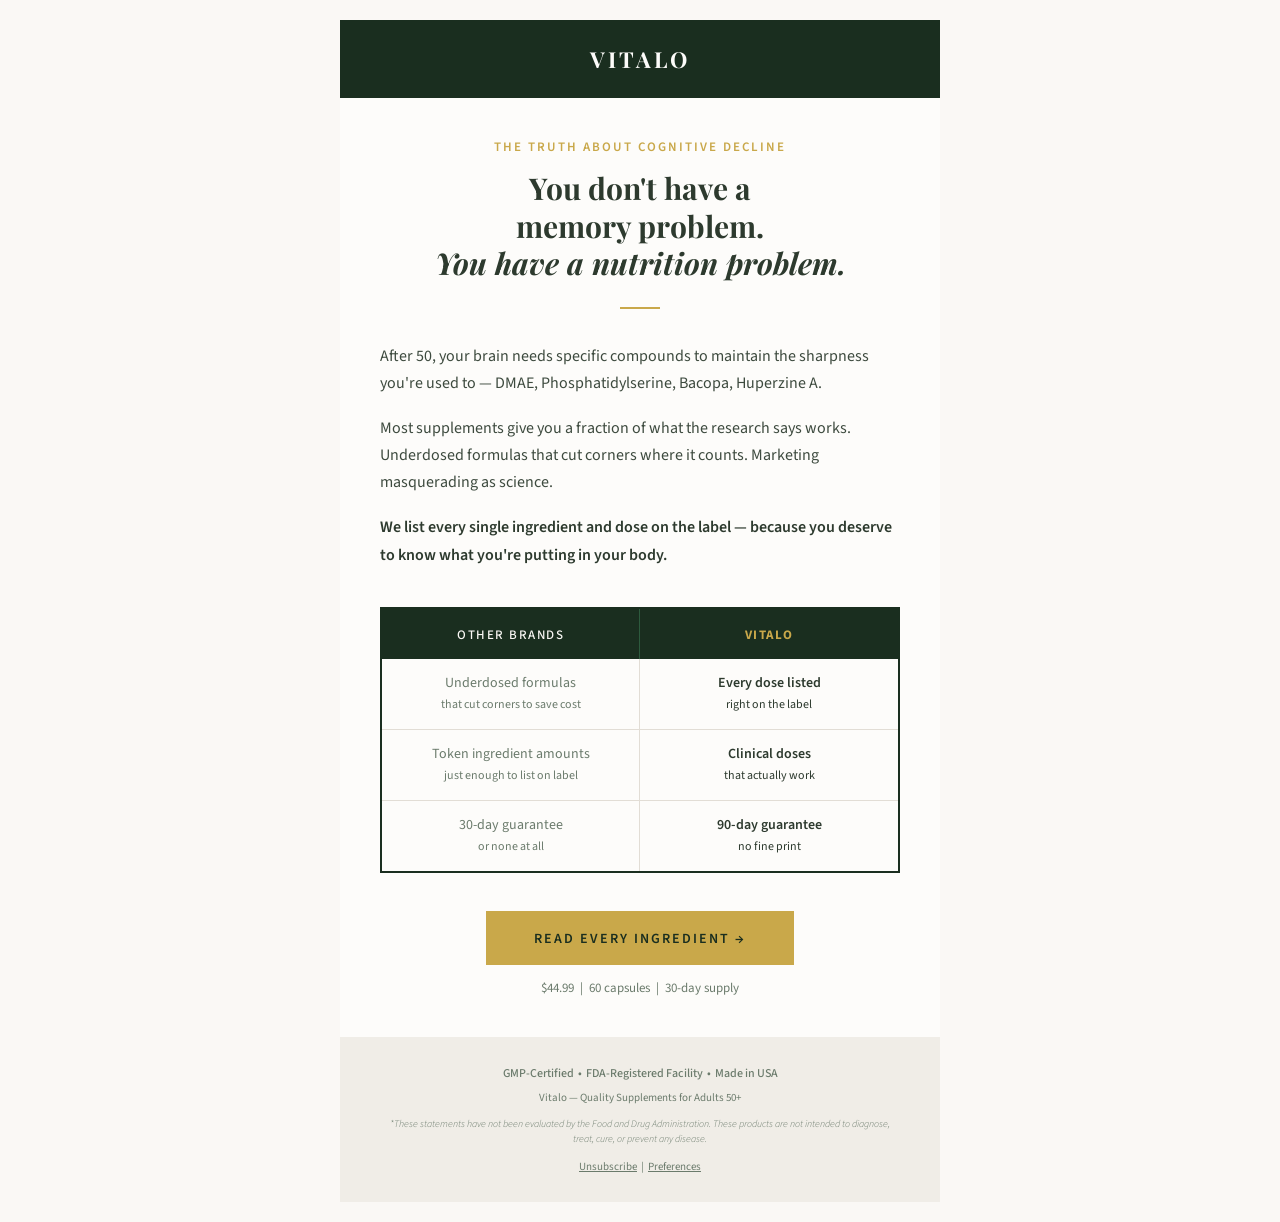
<file: emails for refrence/email-2-the-problem.html>
<!DOCTYPE html>
<html xmlns="http://www.w3.org/1999/xhtml" lang="en">
<head>
  <meta charset="UTF-8">
  <meta name="viewport" content="width=device-width, initial-scale=1.0">
  <title>Email 2 - The Problem</title>
  <style>
    @import url('https://fonts.googleapis.com/css2?family=Playfair+Display:wght@400;600;700&family=Source+Sans+3:wght@300;400;500;600;700&display=swap');
  </style>
  <!--[if mso]>
  <style>
    h1, .heading { font-family: Georgia, 'Times New Roman', serif !important; }
    td, p, a, span { font-family: Arial, Helvetica, sans-serif !important; }
  </style>
  <![endif]-->
</head>
<body style="margin:0;padding:0;background-color:#FAF8F5;font-family:'Source Sans 3','Helvetica Neue',Arial,sans-serif;">

<!-- KLAVIYO NOTES:
  Subject Line: "You don't have a memory problem."
  Preview Text: "You have a nutrition problem. Here's the difference."
  Send: Day 2
  CTA Link: https://vitalo.io/products/brain-focus-formula
-->

<!-- Wrapper -->
<table role="presentation" width="100%" cellpadding="0" cellspacing="0" border="0" style="background-color:#FAF8F5;">
  <tr>
    <td align="center" style="padding:20px 10px;">

      <!-- Email Container -->
      <table role="presentation" width="600" cellpadding="0" cellspacing="0" border="0" style="max-width:600px;width:100%;background-color:#FDFCFA;">

        <!-- Header Bar -->
        <tr>
          <td style="background-color:#1A2E1F;padding:24px 40px;text-align:center;">
            <span style="font-family:'Playfair Display',Georgia,'Times New Roman',serif;font-size:22px;color:#FDFCFA;letter-spacing:3px;font-weight:700;">VITALO</span>
          </td>
        </tr>

        <!-- Headline -->
        <tr>
          <td style="padding:40px 40px 10px 40px;text-align:center;">
            <p style="font-family:'Source Sans 3','Helvetica Neue',Arial,sans-serif;font-size:13px;color:#C9A84A;letter-spacing:2px;margin:0 0 14px 0;text-transform:uppercase;font-weight:600;">The truth about cognitive decline</p>
            <h1 style="font-family:'Playfair Display',Georgia,'Times New Roman',serif;font-size:30px;color:#2D3A2E;margin:0;line-height:1.25;font-weight:700;">
              You don't have a<br>memory problem.<br><em>You have a nutrition problem.</em>
            </h1>
            <div style="width:40px;height:2px;background-color:#C9A84A;margin:24px auto;"></div>
          </td>
        </tr>

        <!-- Body Copy -->
        <tr>
          <td style="padding:0 40px 10px 40px;">
            <p style="font-family:'Source Sans 3','Helvetica Neue',Arial,sans-serif;font-size:16px;color:#3D4A3E;line-height:1.7;margin:0 0 18px 0;">
              After 50, your brain needs specific compounds to maintain the sharpness you're used to — DMAE, Phosphatidylserine, Bacopa, Huperzine A.
            </p>
            <p style="font-family:'Source Sans 3','Helvetica Neue',Arial,sans-serif;font-size:16px;color:#3D4A3E;line-height:1.7;margin:0 0 18px 0;">
              Most supplements give you a fraction of what the research says works. Underdosed formulas that cut corners where it counts. Marketing masquerading as science.
            </p>
            <p style="font-family:'Source Sans 3','Helvetica Neue',Arial,sans-serif;font-size:16px;color:#2D3A2E;line-height:1.7;margin:0;font-weight:600;">
              We list every single ingredient and dose on the label — because you deserve to know what you're putting in your body.
            </p>
          </td>
        </tr>

        <!-- Comparison Box -->
        <tr>
          <td style="padding:28px 40px;">
            <table role="presentation" width="100%" cellpadding="0" cellspacing="0" border="0" style="border:2px solid #1A2E1F;">
              <!-- Header Row -->
              <tr>
                <td width="50%" style="background-color:#1A2E1F;padding:14px 16px;text-align:center;border-right:1px solid #2D5A3D;">
                  <span style="font-family:'Source Sans 3','Helvetica Neue',Arial,sans-serif;font-size:13px;color:#FAF8F5;letter-spacing:1.5px;text-transform:uppercase;font-weight:500;">Other Brands</span>
                </td>
                <td width="50%" style="background-color:#1A2E1F;padding:14px 16px;text-align:center;">
                  <span style="font-family:'Source Sans 3','Helvetica Neue',Arial,sans-serif;font-size:13px;color:#C9A84A;letter-spacing:1.5px;text-transform:uppercase;font-weight:700;">Vitalo</span>
                </td>
              </tr>
              <!-- Row 1 -->
              <tr>
                <td style="padding:14px 16px;border-bottom:1px solid #E2DDD5;border-right:1px solid #E2DDD5;font-family:'Source Sans 3','Helvetica Neue',Arial,sans-serif;font-size:14px;color:#6B7B6C;line-height:1.5;text-align:center;">
                  Underdosed formulas<br><span style="font-size:12px;">that cut corners to save cost</span>
                </td>
                <td style="padding:14px 16px;border-bottom:1px solid #E2DDD5;font-family:'Source Sans 3','Helvetica Neue',Arial,sans-serif;font-size:14px;color:#2D3A2E;line-height:1.5;text-align:center;font-weight:600;">
                  Every dose listed<br><span style="font-size:12px;font-weight:normal;">right on the label</span>
                </td>
              </tr>
              <!-- Row 2 -->
              <tr>
                <td style="padding:14px 16px;border-bottom:1px solid #E2DDD5;border-right:1px solid #E2DDD5;font-family:'Source Sans 3','Helvetica Neue',Arial,sans-serif;font-size:14px;color:#6B7B6C;line-height:1.5;text-align:center;">
                  Token ingredient amounts<br><span style="font-size:12px;">just enough to list on label</span>
                </td>
                <td style="padding:14px 16px;border-bottom:1px solid #E2DDD5;font-family:'Source Sans 3','Helvetica Neue',Arial,sans-serif;font-size:14px;color:#2D3A2E;line-height:1.5;text-align:center;font-weight:600;">
                  Clinical doses<br><span style="font-size:12px;font-weight:normal;">that actually work</span>
                </td>
              </tr>
              <!-- Row 3 -->
              <tr>
                <td style="padding:14px 16px;border-right:1px solid #E2DDD5;font-family:'Source Sans 3','Helvetica Neue',Arial,sans-serif;font-size:14px;color:#6B7B6C;line-height:1.5;text-align:center;">
                  30-day guarantee<br><span style="font-size:12px;">or none at all</span>
                </td>
                <td style="padding:14px 16px;font-family:'Source Sans 3','Helvetica Neue',Arial,sans-serif;font-size:14px;color:#2D3A2E;line-height:1.5;text-align:center;font-weight:600;">
                  90-day guarantee<br><span style="font-size:12px;font-weight:normal;">no fine print</span>
                </td>
              </tr>
            </table>
          </td>
        </tr>

        <!-- CTA Button -->
        <tr>
          <td style="padding:10px 40px 40px 40px;text-align:center;">
            <table role="presentation" cellpadding="0" cellspacing="0" border="0" align="center">
              <tr>
                <td style="background-color:#C9A84A;padding:16px 48px;">
                  <a href="https://vitalo.io/products/brain-focus-formula" style="font-family:'Source Sans 3','Helvetica Neue',Arial,sans-serif;font-size:14px;color:#1A2E1F;text-decoration:none;letter-spacing:2px;text-transform:uppercase;display:inline-block;font-weight:600;">Read Every Ingredient &rarr;</a>
                </td>
              </tr>
            </table>
            <p style="font-family:'Source Sans 3','Helvetica Neue',Arial,sans-serif;font-size:13px;color:#6B7B6C;margin:14px 0 0 0;">$44.99 &nbsp;|&nbsp; 60 capsules &nbsp;|&nbsp; 30-day supply</p>
          </td>
        </tr>

        <!-- Footer -->
        <tr>
          <td style="background-color:#F0EDE7;padding:28px 40px;text-align:center;">
            <p style="font-family:'Source Sans 3','Helvetica Neue',Arial,sans-serif;font-size:12px;color:#6B7B6C;margin:0 0 8px 0;font-weight:500;">GMP-Certified &nbsp;&bull;&nbsp; FDA-Registered Facility &nbsp;&bull;&nbsp; Made in USA</p>
            <p style="font-family:'Source Sans 3','Helvetica Neue',Arial,sans-serif;font-size:11px;color:#6B7B6C;margin:0 0 12px 0;">Vitalo &mdash; Quality Supplements for Adults 50+</p>
            <p style="font-family:'Source Sans 3','Helvetica Neue',Arial,sans-serif;font-size:10px;color:#6B7B6C;margin:0 0 12px 0;line-height:1.5;font-style:italic;font-weight:300;">*These statements have not been evaluated by the Food and Drug Administration. These products are not intended to diagnose, treat, cure, or prevent any disease.</p>
            <p style="font-family:'Source Sans 3','Helvetica Neue',Arial,sans-serif;font-size:11px;color:#6B7B6C;margin:0;">
              <a href="#" style="color:#6B7B6C;text-decoration:underline;">Unsubscribe</a> &nbsp;|&nbsp; <a href="#" style="color:#6B7B6C;text-decoration:underline;">Preferences</a>
            </p>
          </td>
        </tr>

      </table>
    </td>
  </tr>
</table>

</body>
</html>
</file>
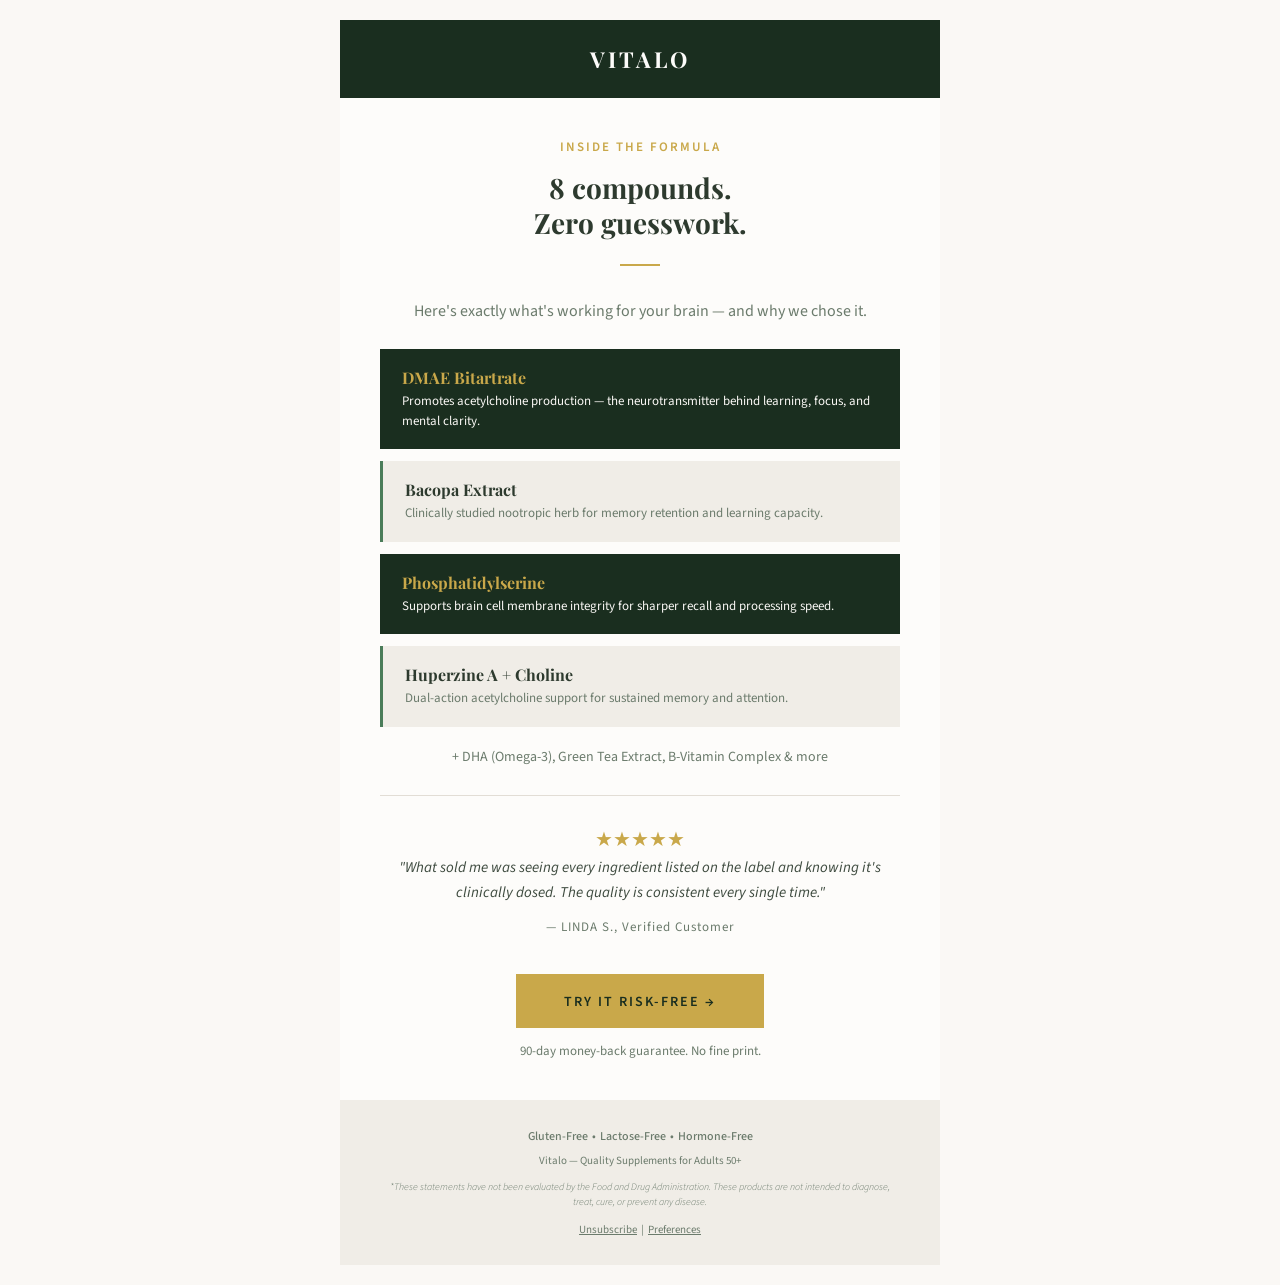
<file: emails for refrence/email-3-the-proof.html>
<!DOCTYPE html>
<html xmlns="http://www.w3.org/1999/xhtml" lang="en">
<head>
  <meta charset="UTF-8">
  <meta name="viewport" content="width=device-width, initial-scale=1.0">
  <title>Email 3 - The Proof</title>
  <style>
    @import url('https://fonts.googleapis.com/css2?family=Playfair+Display:wght@400;600;700&family=Source+Sans+3:wght@300;400;500;600;700&display=swap');
  </style>
  <!--[if mso]>
  <style>
    h1, .heading { font-family: Georgia, 'Times New Roman', serif !important; }
    td, p, a, span { font-family: Arial, Helvetica, sans-serif !important; }
  </style>
  <![endif]-->
</head>
<body style="margin:0;padding:0;background-color:#FAF8F5;font-family:'Source Sans 3','Helvetica Neue',Arial,sans-serif;">

<!-- KLAVIYO NOTES:
  Subject Line: "What's actually inside our Brain & Focus Formula"
  Preview Text: "8 compounds. Zero guesswork. Here's the science."
  Send: Day 4
  CTA Link: https://vitalo.io/products/brain-focus-formula
-->

<!-- Wrapper -->
<table role="presentation" width="100%" cellpadding="0" cellspacing="0" border="0" style="background-color:#FAF8F5;">
  <tr>
    <td align="center" style="padding:20px 10px;">

      <!-- Email Container -->
      <table role="presentation" width="600" cellpadding="0" cellspacing="0" border="0" style="max-width:600px;width:100%;background-color:#FDFCFA;">

        <!-- Header Bar -->
        <tr>
          <td style="background-color:#1A2E1F;padding:24px 40px;text-align:center;">
            <span style="font-family:'Playfair Display',Georgia,'Times New Roman',serif;font-size:22px;color:#FDFCFA;letter-spacing:3px;font-weight:700;">VITALO</span>
          </td>
        </tr>

        <!-- Headline -->
        <tr>
          <td style="padding:40px 40px 8px 40px;text-align:center;">
            <p style="font-family:'Source Sans 3','Helvetica Neue',Arial,sans-serif;font-size:13px;color:#C9A84A;letter-spacing:2px;margin:0 0 14px 0;text-transform:uppercase;font-weight:600;">Inside the formula</p>
            <h1 style="font-family:'Playfair Display',Georgia,'Times New Roman',serif;font-size:28px;color:#2D3A2E;margin:0;line-height:1.25;font-weight:700;">
              8 compounds.<br>Zero guesswork.
            </h1>
            <div style="width:40px;height:2px;background-color:#C9A84A;margin:24px auto;"></div>
          </td>
        </tr>

        <!-- Body Copy -->
        <tr>
          <td style="padding:0 40px 24px 40px;">
            <p style="font-family:'Source Sans 3','Helvetica Neue',Arial,sans-serif;font-size:16px;color:#6B7B6C;line-height:1.7;margin:0;text-align:center;">
              Here's exactly what's working for your brain — and why we chose it.
            </p>
          </td>
        </tr>

        <!-- Ingredient Cards -->
        <tr>
          <td style="padding:0 40px;">
            <!-- Ingredient 1 -->
            <table role="presentation" width="100%" cellpadding="0" cellspacing="0" border="0" style="margin-bottom:12px;">
              <tr>
                <td style="background-color:#1A2E1F;padding:18px 22px;">
                  <p style="font-family:'Playfair Display',Georgia,'Times New Roman',serif;font-size:16px;color:#C9A84A;margin:0 0 4px 0;font-weight:700;">DMAE Bitartrate</p>
                  <p style="font-family:'Source Sans 3','Helvetica Neue',Arial,sans-serif;font-size:13px;color:#FAF8F5;margin:0;line-height:1.5;">Promotes acetylcholine production — the neurotransmitter behind learning, focus, and mental clarity.</p>
                </td>
              </tr>
            </table>
            <!-- Ingredient 2 -->
            <table role="presentation" width="100%" cellpadding="0" cellspacing="0" border="0" style="margin-bottom:12px;">
              <tr>
                <td style="background-color:#F0EDE7;padding:18px 22px;border-left:3px solid #4A7C59;">
                  <p style="font-family:'Playfair Display',Georgia,'Times New Roman',serif;font-size:16px;color:#2D3A2E;margin:0 0 4px 0;font-weight:700;">Bacopa Extract</p>
                  <p style="font-family:'Source Sans 3','Helvetica Neue',Arial,sans-serif;font-size:13px;color:#6B7B6C;margin:0;line-height:1.5;">Clinically studied nootropic herb for memory retention and learning capacity.</p>
                </td>
              </tr>
            </table>
            <!-- Ingredient 3 -->
            <table role="presentation" width="100%" cellpadding="0" cellspacing="0" border="0" style="margin-bottom:12px;">
              <tr>
                <td style="background-color:#1A2E1F;padding:18px 22px;">
                  <p style="font-family:'Playfair Display',Georgia,'Times New Roman',serif;font-size:16px;color:#C9A84A;margin:0 0 4px 0;font-weight:700;">Phosphatidylserine</p>
                  <p style="font-family:'Source Sans 3','Helvetica Neue',Arial,sans-serif;font-size:13px;color:#FAF8F5;margin:0;line-height:1.5;">Supports brain cell membrane integrity for sharper recall and processing speed.</p>
                </td>
              </tr>
            </table>
            <!-- Ingredient 4 -->
            <table role="presentation" width="100%" cellpadding="0" cellspacing="0" border="0" style="margin-bottom:12px;">
              <tr>
                <td style="background-color:#F0EDE7;padding:18px 22px;border-left:3px solid #4A7C59;">
                  <p style="font-family:'Playfair Display',Georgia,'Times New Roman',serif;font-size:16px;color:#2D3A2E;margin:0 0 4px 0;font-weight:700;">Huperzine A + Choline</p>
                  <p style="font-family:'Source Sans 3','Helvetica Neue',Arial,sans-serif;font-size:13px;color:#6B7B6C;margin:0;line-height:1.5;">Dual-action acetylcholine support for sustained memory and attention.</p>
                </td>
              </tr>
            </table>
          </td>
        </tr>

        <!-- Plus more -->
        <tr>
          <td style="padding:8px 40px 28px 40px;text-align:center;">
            <p style="font-family:'Source Sans 3','Helvetica Neue',Arial,sans-serif;font-size:14px;color:#6B7B6C;margin:0;">
              + DHA (Omega-3), Green Tea Extract, B-Vitamin Complex &amp; more
            </p>
          </td>
        </tr>

        <!-- Divider -->
        <tr>
          <td style="padding:0 40px;">
            <div style="height:1px;background-color:#E2DDD5;"></div>
          </td>
        </tr>

        <!-- Testimonial -->
        <tr>
          <td style="padding:28px 40px;text-align:center;">
            <p style="font-family:'Playfair Display',Georgia,'Times New Roman',serif;font-size:20px;color:#C9A84A;margin:0 0 4px 0;">&#9733;&#9733;&#9733;&#9733;&#9733;</p>
            <p style="font-family:'Source Sans 3','Helvetica Neue',Arial,sans-serif;font-size:15px;color:#3D4A3E;line-height:1.7;margin:0 0 12px 0;font-style:italic;">
              "What sold me was seeing every ingredient listed on the label and knowing it's clinically dosed. The quality is consistent every single time."
            </p>
            <p style="font-family:'Source Sans 3','Helvetica Neue',Arial,sans-serif;font-size:13px;color:#6B7B6C;margin:0;letter-spacing:1px;">— LINDA S., Verified Customer</p>
          </td>
        </tr>

        <!-- CTA Button -->
        <tr>
          <td style="padding:10px 40px 40px 40px;text-align:center;">
            <table role="presentation" cellpadding="0" cellspacing="0" border="0" align="center">
              <tr>
                <td style="background-color:#C9A84A;padding:16px 48px;">
                  <a href="https://vitalo.io/products/brain-focus-formula" style="font-family:'Source Sans 3','Helvetica Neue',Arial,sans-serif;font-size:14px;color:#1A2E1F;text-decoration:none;letter-spacing:2px;text-transform:uppercase;display:inline-block;font-weight:600;">Try It Risk-Free &rarr;</a>
                </td>
              </tr>
            </table>
            <p style="font-family:'Source Sans 3','Helvetica Neue',Arial,sans-serif;font-size:13px;color:#6B7B6C;margin:14px 0 0 0;">90-day money-back guarantee. No fine print.</p>
          </td>
        </tr>

        <!-- Footer -->
        <tr>
          <td style="background-color:#F0EDE7;padding:28px 40px;text-align:center;">
            <p style="font-family:'Source Sans 3','Helvetica Neue',Arial,sans-serif;font-size:12px;color:#6B7B6C;margin:0 0 8px 0;font-weight:500;">Gluten-Free &nbsp;&bull;&nbsp; Lactose-Free &nbsp;&bull;&nbsp; Hormone-Free</p>
            <p style="font-family:'Source Sans 3','Helvetica Neue',Arial,sans-serif;font-size:11px;color:#6B7B6C;margin:0 0 12px 0;">Vitalo &mdash; Quality Supplements for Adults 50+</p>
            <p style="font-family:'Source Sans 3','Helvetica Neue',Arial,sans-serif;font-size:10px;color:#6B7B6C;margin:0 0 12px 0;line-height:1.5;font-style:italic;font-weight:300;">*These statements have not been evaluated by the Food and Drug Administration. These products are not intended to diagnose, treat, cure, or prevent any disease.</p>
            <p style="font-family:'Source Sans 3','Helvetica Neue',Arial,sans-serif;font-size:11px;color:#6B7B6C;margin:0;">
              <a href="#" style="color:#6B7B6C;text-decoration:underline;">Unsubscribe</a> &nbsp;|&nbsp; <a href="#" style="color:#6B7B6C;text-decoration:underline;">Preferences</a>
            </p>
          </td>
        </tr>

      </table>
    </td>
  </tr>
</table>

</body>
</html>
</file>
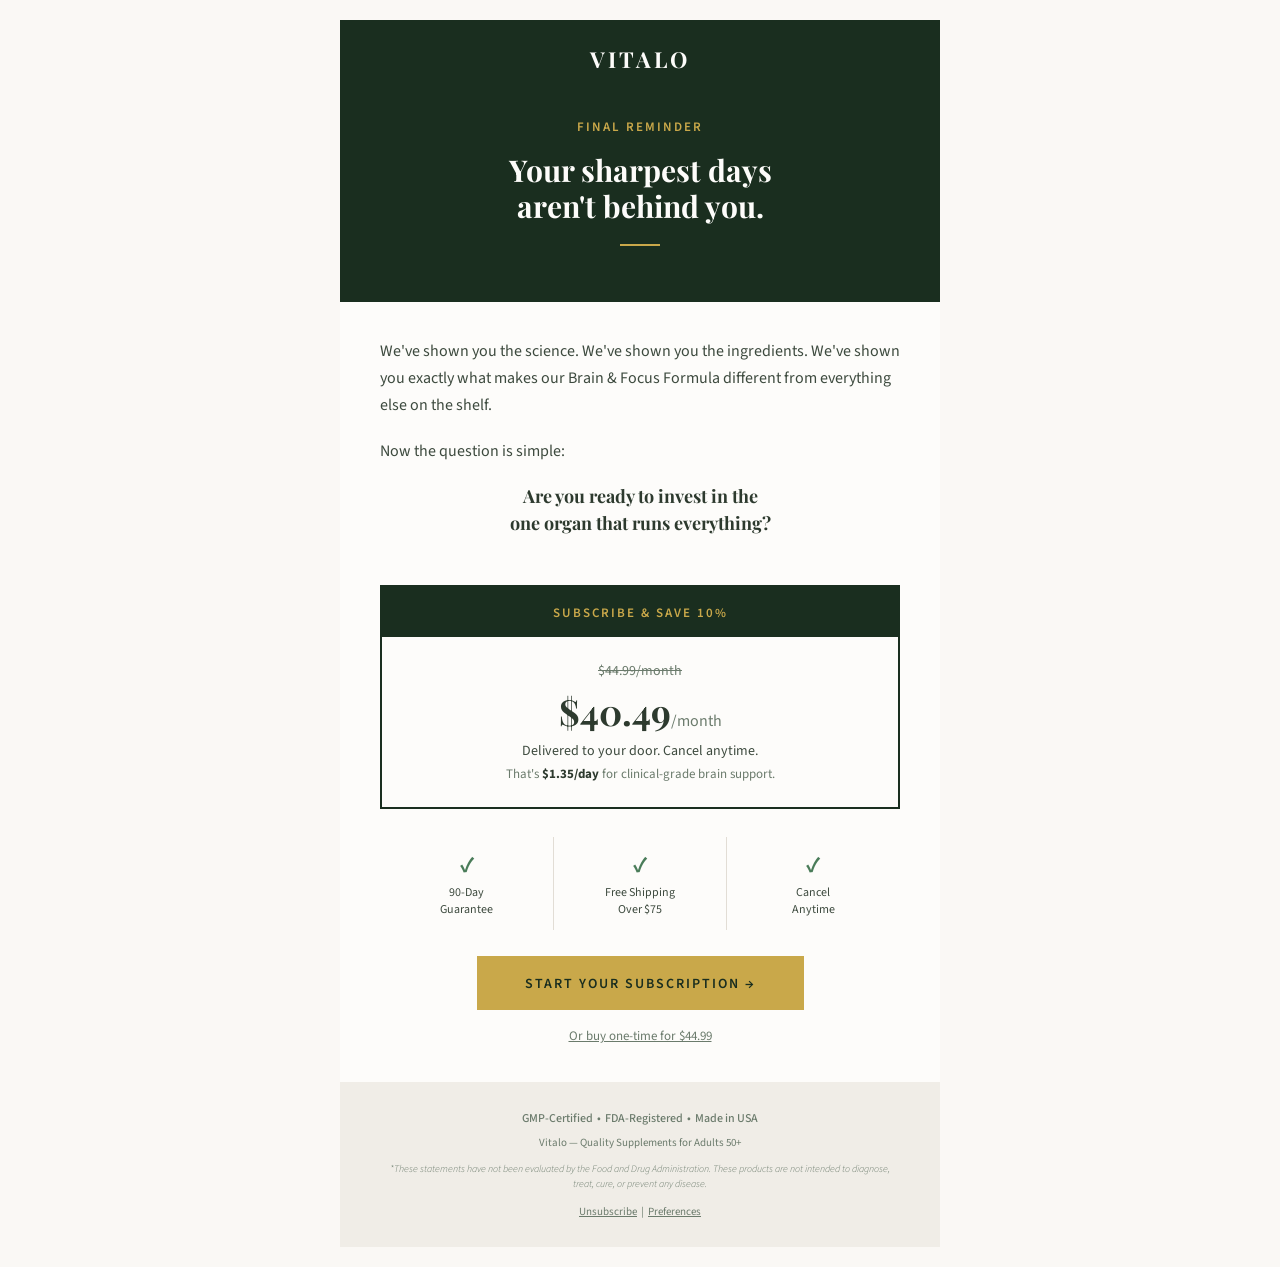
<file: emails for refrence/email-4-the-close.html>
<!DOCTYPE html>
<html xmlns="http://www.w3.org/1999/xhtml" lang="en">
<head>
  <meta charset="UTF-8">
  <meta name="viewport" content="width=device-width, initial-scale=1.0">
  <title>Email 4 - The Close</title>
  <style>
    @import url('https://fonts.googleapis.com/css2?family=Playfair+Display:wght@400;600;700&family=Source+Sans+3:wght@300;400;500;600;700&display=swap');
  </style>
  <!--[if mso]>
  <style>
    h1, .heading { font-family: Georgia, 'Times New Roman', serif !important; }
    td, p, a, span { font-family: Arial, Helvetica, sans-serif !important; }
  </style>
  <![endif]-->
</head>
<body style="margin:0;padding:0;background-color:#FAF8F5;font-family:'Source Sans 3','Helvetica Neue',Arial,sans-serif;">

<!-- KLAVIYO NOTES:
  Subject Line: "Last chance — your brain won't wait."
  Preview Text: "Subscribe & Save 10%. Lock in $40.49/month."
  Send: Day 6
  CTA Link: https://vitalo.io/products/brain-focus-formula
-->

<!-- Wrapper -->
<table role="presentation" width="100%" cellpadding="0" cellspacing="0" border="0" style="background-color:#FAF8F5;">
  <tr>
    <td align="center" style="padding:20px 10px;">

      <!-- Email Container -->
      <table role="presentation" width="600" cellpadding="0" cellspacing="0" border="0" style="max-width:600px;width:100%;background-color:#FDFCFA;">

        <!-- Header Bar -->
        <tr>
          <td style="background-color:#1A2E1F;padding:24px 40px;text-align:center;">
            <span style="font-family:'Playfair Display',Georgia,'Times New Roman',serif;font-size:22px;color:#FDFCFA;letter-spacing:3px;font-weight:700;">VITALO</span>
          </td>
        </tr>

        <!-- Hero Section -->
        <tr>
          <td style="background-color:#1A2E1F;padding:20px 40px 36px 40px;text-align:center;">
            <p style="font-family:'Source Sans 3','Helvetica Neue',Arial,sans-serif;font-size:13px;color:#C9A84A;letter-spacing:2px;margin:0 0 16px 0;text-transform:uppercase;font-weight:600;">Final reminder</p>
            <h1 style="font-family:'Playfair Display',Georgia,'Times New Roman',serif;font-size:30px;color:#FDFCFA;margin:0 0 8px 0;line-height:1.2;font-weight:700;">
              Your sharpest days<br>aren't behind you.
            </h1>
            <div style="width:40px;height:2px;background-color:#C9A84A;margin:20px auto;"></div>
          </td>
        </tr>

        <!-- Body Copy -->
        <tr>
          <td style="padding:36px 40px 20px 40px;">
            <p style="font-family:'Source Sans 3','Helvetica Neue',Arial,sans-serif;font-size:16px;color:#3D4A3E;line-height:1.7;margin:0 0 18px 0;">
              We've shown you the science. We've shown you the ingredients. We've shown you exactly what makes our Brain &amp; Focus Formula different from everything else on the shelf.
            </p>
            <p style="font-family:'Source Sans 3','Helvetica Neue',Arial,sans-serif;font-size:16px;color:#3D4A3E;line-height:1.7;margin:0 0 18px 0;">
              Now the question is simple:
            </p>
            <p style="font-family:'Playfair Display',Georgia,'Times New Roman',serif;font-size:18px;color:#2D3A2E;line-height:1.5;margin:0;font-weight:700;text-align:center;">
              Are you ready to invest in the<br>one organ that runs everything?
            </p>
          </td>
        </tr>

        <!-- Subscribe & Save Box -->
        <tr>
          <td style="padding:28px 40px;">
            <table role="presentation" width="100%" cellpadding="0" cellspacing="0" border="0" style="border:2px solid #1A2E1F;">
              <!-- Badge -->
              <tr>
                <td style="background-color:#1A2E1F;padding:14px 22px;text-align:center;">
                  <span style="font-family:'Source Sans 3','Helvetica Neue',Arial,sans-serif;font-size:13px;color:#C9A84A;letter-spacing:2px;text-transform:uppercase;font-weight:600;">Subscribe &amp; Save 10%</span>
                </td>
              </tr>
              <!-- Pricing -->
              <tr>
                <td style="padding:24px 22px;text-align:center;">
                  <p style="font-family:'Source Sans 3','Helvetica Neue',Arial,sans-serif;font-size:14px;color:#6B7B6C;margin:0 0 6px 0;text-decoration:line-through;">$44.99/month</p>
                  <p style="font-family:'Playfair Display',Georgia,'Times New Roman',serif;font-size:36px;color:#2D3A2E;margin:0 0 6px 0;font-weight:700;">$40.49<span style="font-family:'Source Sans 3','Helvetica Neue',Arial,sans-serif;font-size:16px;font-weight:normal;color:#6B7B6C;">/month</span></p>
                  <p style="font-family:'Source Sans 3','Helvetica Neue',Arial,sans-serif;font-size:14px;color:#3D4A3E;margin:0 0 4px 0;">Delivered to your door. Cancel anytime.</p>
                  <p style="font-family:'Source Sans 3','Helvetica Neue',Arial,sans-serif;font-size:13px;color:#6B7B6C;margin:0;">That's <strong style="color:#2D3A2E;">$1.35/day</strong> for clinical-grade brain support.</p>
                </td>
              </tr>
            </table>
          </td>
        </tr>

        <!-- Trust Stack -->
        <tr>
          <td style="padding:0 40px 10px 40px;">
            <table role="presentation" width="100%" cellpadding="0" cellspacing="0" border="0">
              <tr>
                <td width="33%" style="text-align:center;padding:12px 4px;">
                  <p style="font-family:'Source Sans 3','Helvetica Neue',Arial,sans-serif;font-size:22px;color:#4A7C59;margin:0;font-weight:700;">&#10003;</p>
                  <p style="font-family:'Source Sans 3','Helvetica Neue',Arial,sans-serif;font-size:12px;color:#3D4A3E;margin:4px 0 0 0;line-height:1.4;">90-Day<br>Guarantee</p>
                </td>
                <td width="33%" style="text-align:center;padding:12px 4px;border-left:1px solid #E2DDD5;border-right:1px solid #E2DDD5;">
                  <p style="font-family:'Source Sans 3','Helvetica Neue',Arial,sans-serif;font-size:22px;color:#4A7C59;margin:0;font-weight:700;">&#10003;</p>
                  <p style="font-family:'Source Sans 3','Helvetica Neue',Arial,sans-serif;font-size:12px;color:#3D4A3E;margin:4px 0 0 0;line-height:1.4;">Free Shipping<br>Over $75</p>
                </td>
                <td width="33%" style="text-align:center;padding:12px 4px;">
                  <p style="font-family:'Source Sans 3','Helvetica Neue',Arial,sans-serif;font-size:22px;color:#4A7C59;margin:0;font-weight:700;">&#10003;</p>
                  <p style="font-family:'Source Sans 3','Helvetica Neue',Arial,sans-serif;font-size:12px;color:#3D4A3E;margin:4px 0 0 0;line-height:1.4;">Cancel<br>Anytime</p>
                </td>
              </tr>
            </table>
          </td>
        </tr>

        <!-- CTA Button -->
        <tr>
          <td style="padding:16px 40px 14px 40px;text-align:center;">
            <table role="presentation" cellpadding="0" cellspacing="0" border="0" align="center">
              <tr>
                <td style="background-color:#C9A84A;padding:16px 48px;">
                  <a href="https://vitalo.io/products/brain-focus-formula" style="font-family:'Source Sans 3','Helvetica Neue',Arial,sans-serif;font-size:14px;color:#1A2E1F;text-decoration:none;letter-spacing:2px;text-transform:uppercase;display:inline-block;font-weight:600;">Start Your Subscription &rarr;</a>
                </td>
              </tr>
            </table>
          </td>
        </tr>

        <!-- Or one-time -->
        <tr>
          <td style="padding:0 40px 36px 40px;text-align:center;">
            <a href="https://vitalo.io/products/brain-focus-formula" style="font-family:'Source Sans 3','Helvetica Neue',Arial,sans-serif;font-size:13px;color:#6B7B6C;text-decoration:underline;">Or buy one-time for $44.99</a>
          </td>
        </tr>

        <!-- Footer -->
        <tr>
          <td style="background-color:#F0EDE7;padding:28px 40px;text-align:center;">
            <p style="font-family:'Source Sans 3','Helvetica Neue',Arial,sans-serif;font-size:12px;color:#6B7B6C;margin:0 0 8px 0;font-weight:500;">GMP-Certified &nbsp;&bull;&nbsp; FDA-Registered &nbsp;&bull;&nbsp; Made in USA</p>
            <p style="font-family:'Source Sans 3','Helvetica Neue',Arial,sans-serif;font-size:11px;color:#6B7B6C;margin:0 0 12px 0;">Vitalo &mdash; Quality Supplements for Adults 50+</p>
            <p style="font-family:'Source Sans 3','Helvetica Neue',Arial,sans-serif;font-size:10px;color:#6B7B6C;margin:0 0 12px 0;line-height:1.5;font-style:italic;font-weight:300;">*These statements have not been evaluated by the Food and Drug Administration. These products are not intended to diagnose, treat, cure, or prevent any disease.</p>
            <p style="font-family:'Source Sans 3','Helvetica Neue',Arial,sans-serif;font-size:11px;color:#6B7B6C;margin:0;">
              <a href="#" style="color:#6B7B6C;text-decoration:underline;">Unsubscribe</a> &nbsp;|&nbsp; <a href="#" style="color:#6B7B6C;text-decoration:underline;">Preferences</a>
            </p>
          </td>
        </tr>

      </table>
    </td>
  </tr>
</table>

</body>
</html>
</file>
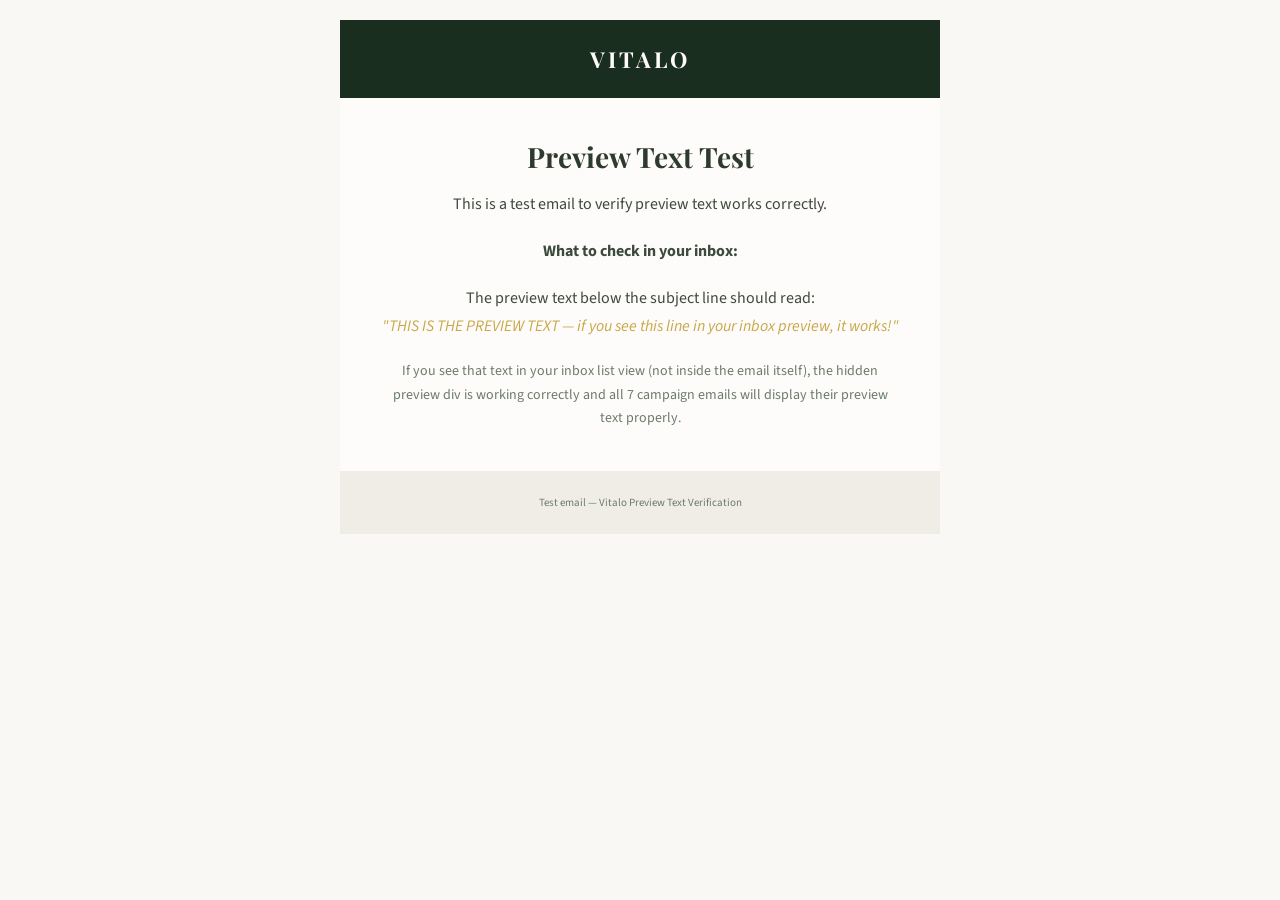
<file: emails/test-preview-text.html>
<!DOCTYPE html>
<html xmlns="http://www.w3.org/1999/xhtml" lang="en">
<head>
  <meta charset="UTF-8">
  <meta name="viewport" content="width=device-width, initial-scale=1.0">
  <title>Preview Text Test</title>
  <style>
    @import url('https://fonts.googleapis.com/css2?family=Playfair+Display:wght@400;600;700&family=Source+Sans+3:wght@300;400;500;600;700&display=swap');
  </style>
</head>
<body style="margin:0;padding:0;background-color:#FAF8F5;font-family:'Source Sans 3','Helvetica Neue',Arial,sans-serif;">

<div style="display:none;font-size:1px;color:#FAF8F5;line-height:1px;max-height:0px;max-width:0px;opacity:0;overflow:hidden;">
  THIS IS THE PREVIEW TEXT — if you see this line in your inbox preview, it works!
</div>

<table role="presentation" width="100%" cellpadding="0" cellspacing="0" border="0" style="background-color:#FAF8F5;">
  <tr>
    <td align="center" style="padding:20px 10px;">
      <table role="presentation" width="600" cellpadding="0" cellspacing="0" border="0" style="max-width:600px;width:100%;background-color:#FDFCFA;">

        <tr>
          <td style="background-color:#1A2E1F;padding:24px 40px;text-align:center;">
            <span style="font-family:'Playfair Display',Georgia,'Times New Roman',serif;font-size:22px;color:#FDFCFA;letter-spacing:3px;font-weight:700;">VITALO</span>
          </td>
        </tr>

        <tr>
          <td style="padding:40px;text-align:center;">
            <h1 style="font-family:'Playfair Display',Georgia,'Times New Roman',serif;font-size:28px;color:#2D3A2E;margin:0 0 16px 0;font-weight:700;">
              Preview Text Test
            </h1>
            <p style="font-family:'Source Sans 3','Helvetica Neue',Arial,sans-serif;font-size:16px;color:#3D4A3E;line-height:1.7;margin:0 0 20px 0;">
              This is a test email to verify preview text works correctly.
            </p>
            <p style="font-family:'Source Sans 3','Helvetica Neue',Arial,sans-serif;font-size:16px;color:#3D4A3E;line-height:1.7;margin:0 0 20px 0;">
              <strong>What to check in your inbox:</strong>
            </p>
            <p style="font-family:'Source Sans 3','Helvetica Neue',Arial,sans-serif;font-size:16px;color:#3D4A3E;line-height:1.7;margin:0 0 20px 0;">
              The preview text below the subject line should read:<br>
              <em style="color:#C9A84A;">"THIS IS THE PREVIEW TEXT — if you see this line in your inbox preview, it works!"</em>
            </p>
            <p style="font-family:'Source Sans 3','Helvetica Neue',Arial,sans-serif;font-size:14px;color:#6B7B6C;line-height:1.7;margin:0;">
              If you see that text in your inbox list view (not inside the email itself), the hidden preview div is working correctly and all 7 campaign emails will display their preview text properly.
            </p>
          </td>
        </tr>

        <tr>
          <td style="background-color:#F0EDE7;padding:24px 40px;text-align:center;">
            <p style="font-family:'Source Sans 3','Helvetica Neue',Arial,sans-serif;font-size:11px;color:#6B7B6C;margin:0;">
              Test email — Vitalo Preview Text Verification
            </p>
          </td>
        </tr>

      </table>
    </td>
  </tr>
</table>

</body>
</html>
</file>
